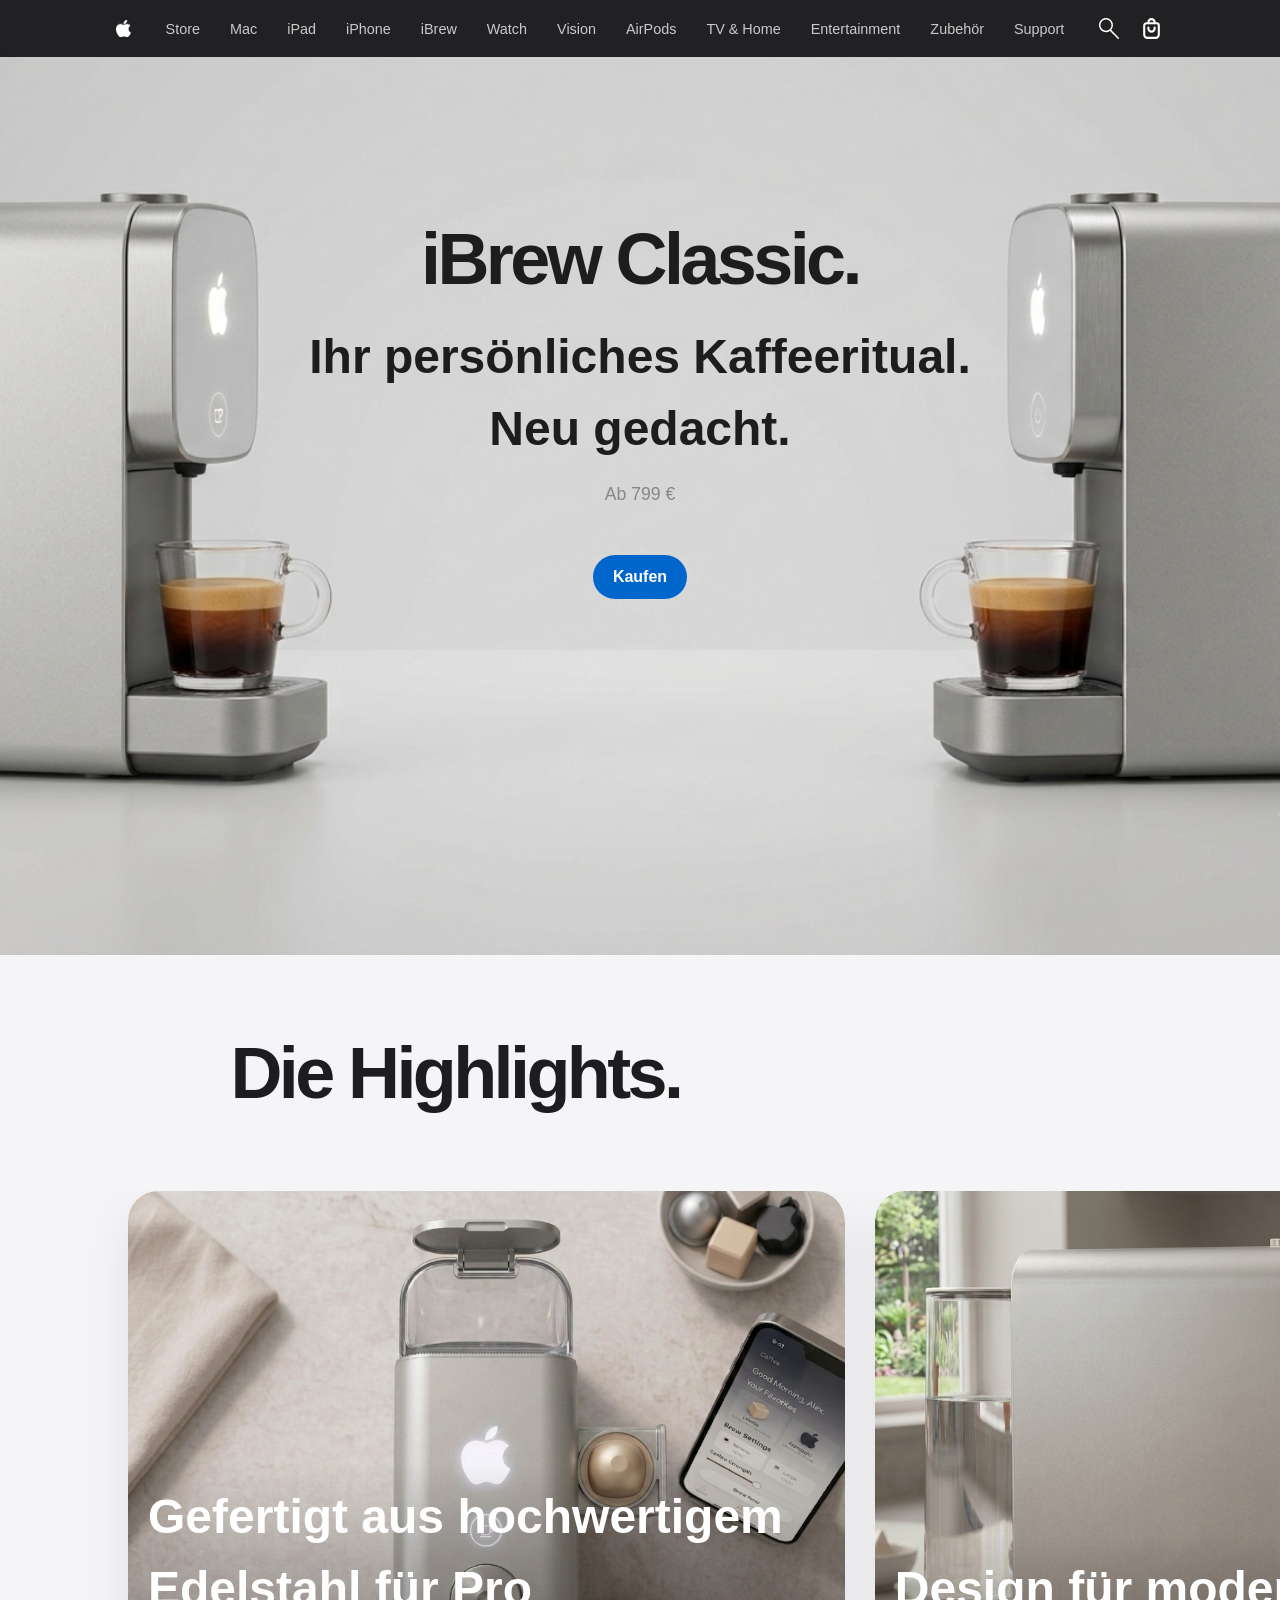
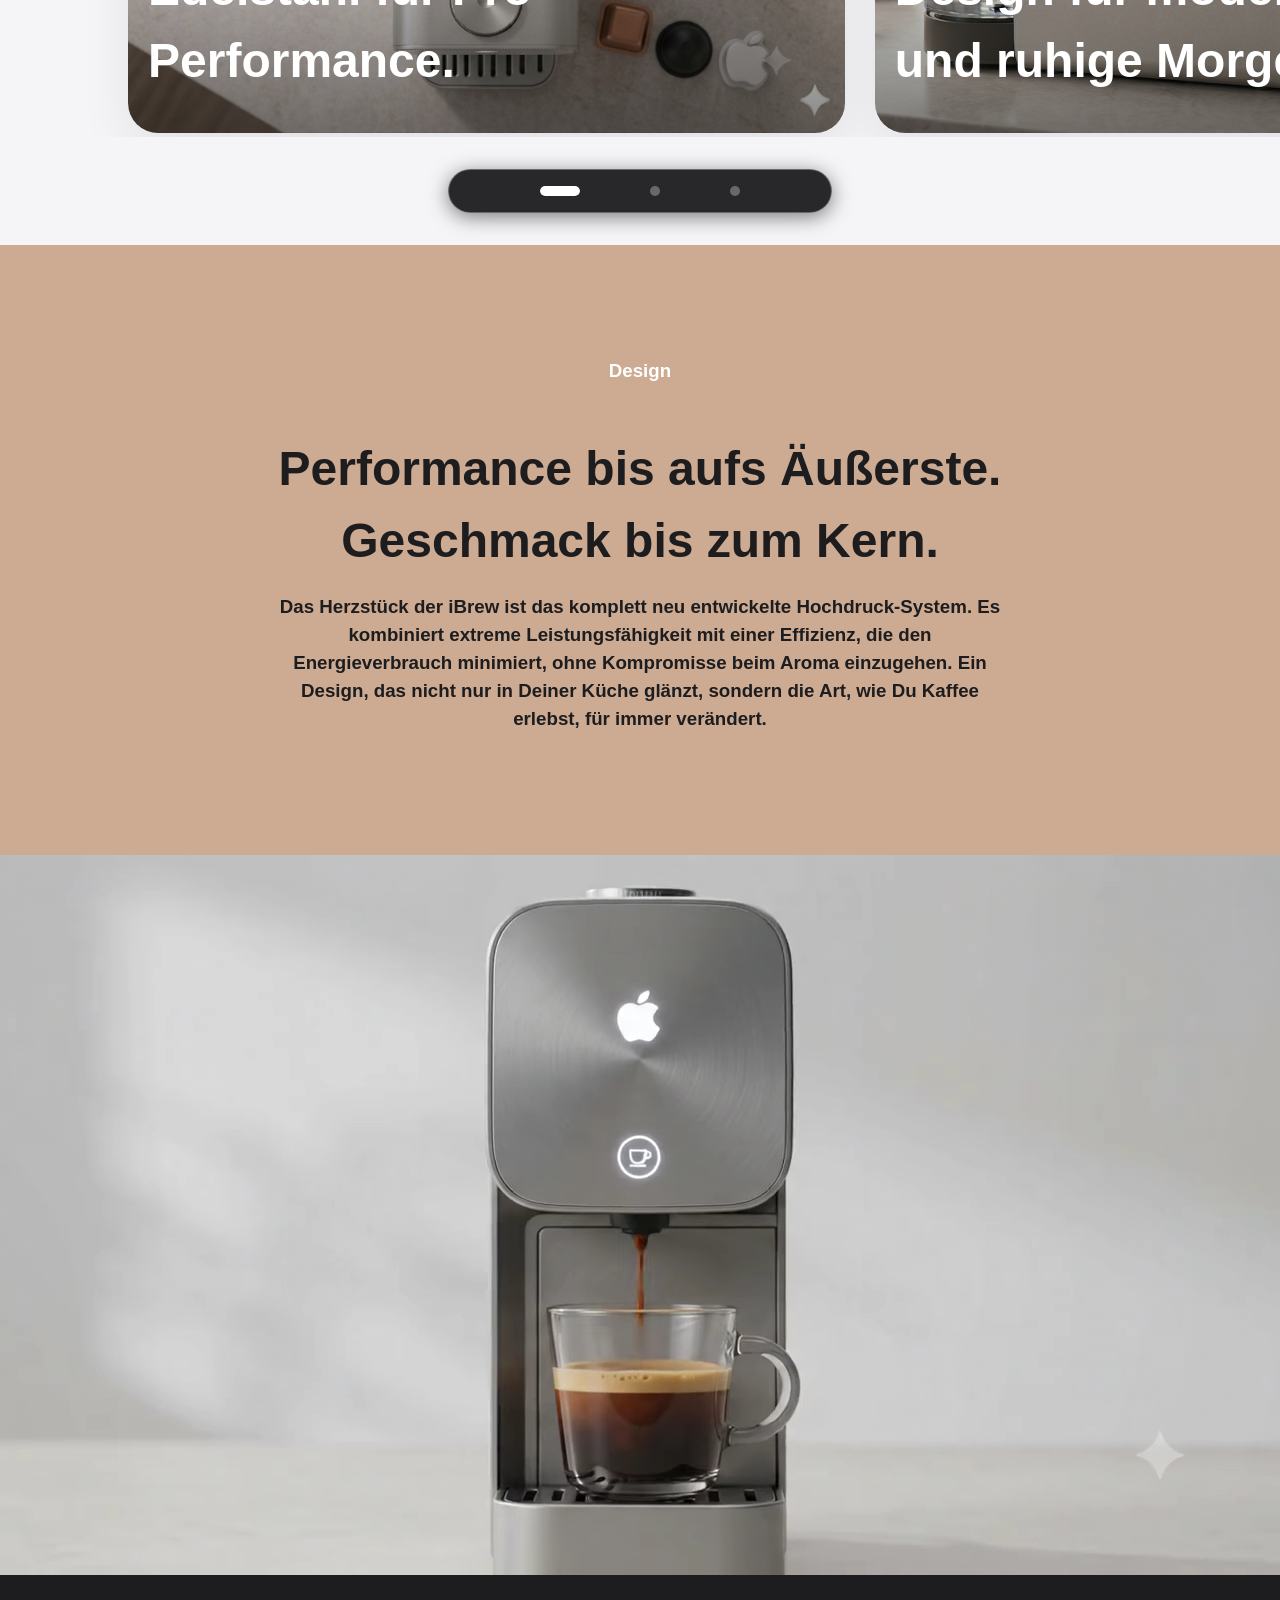
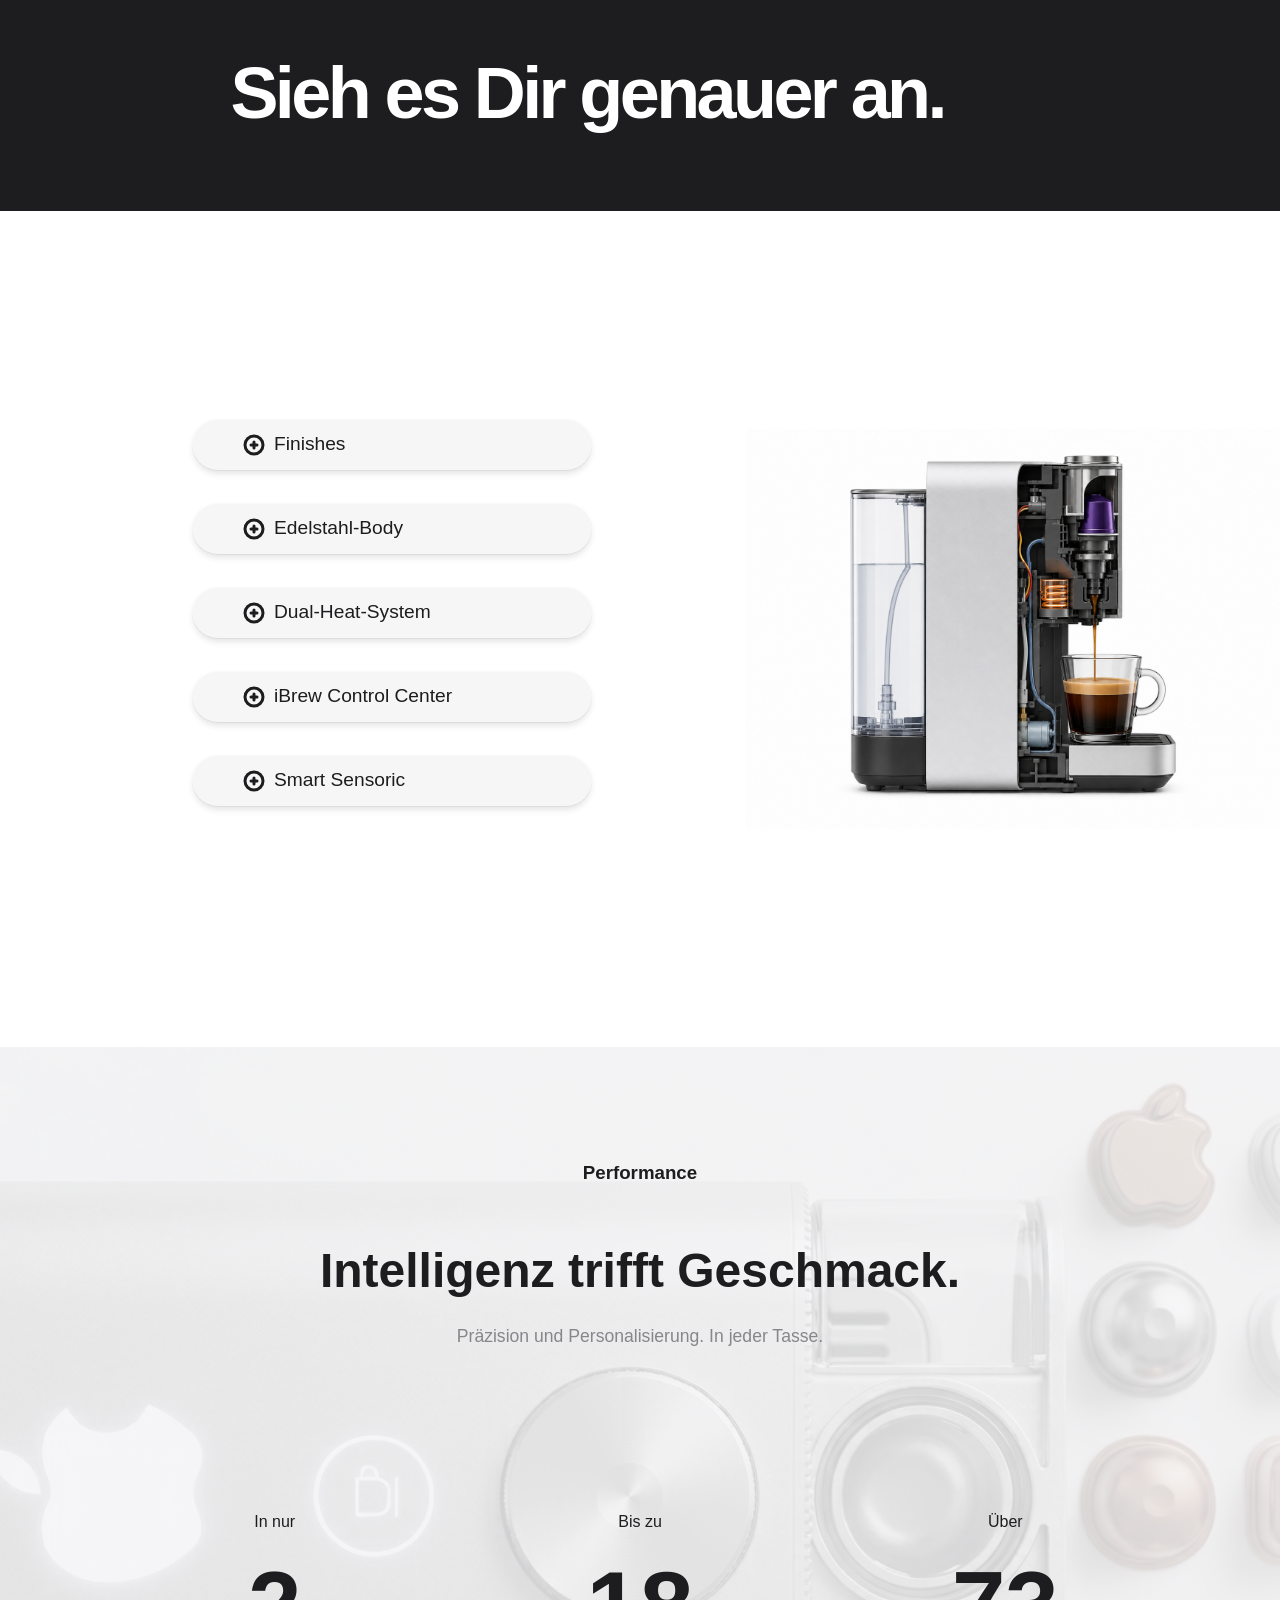
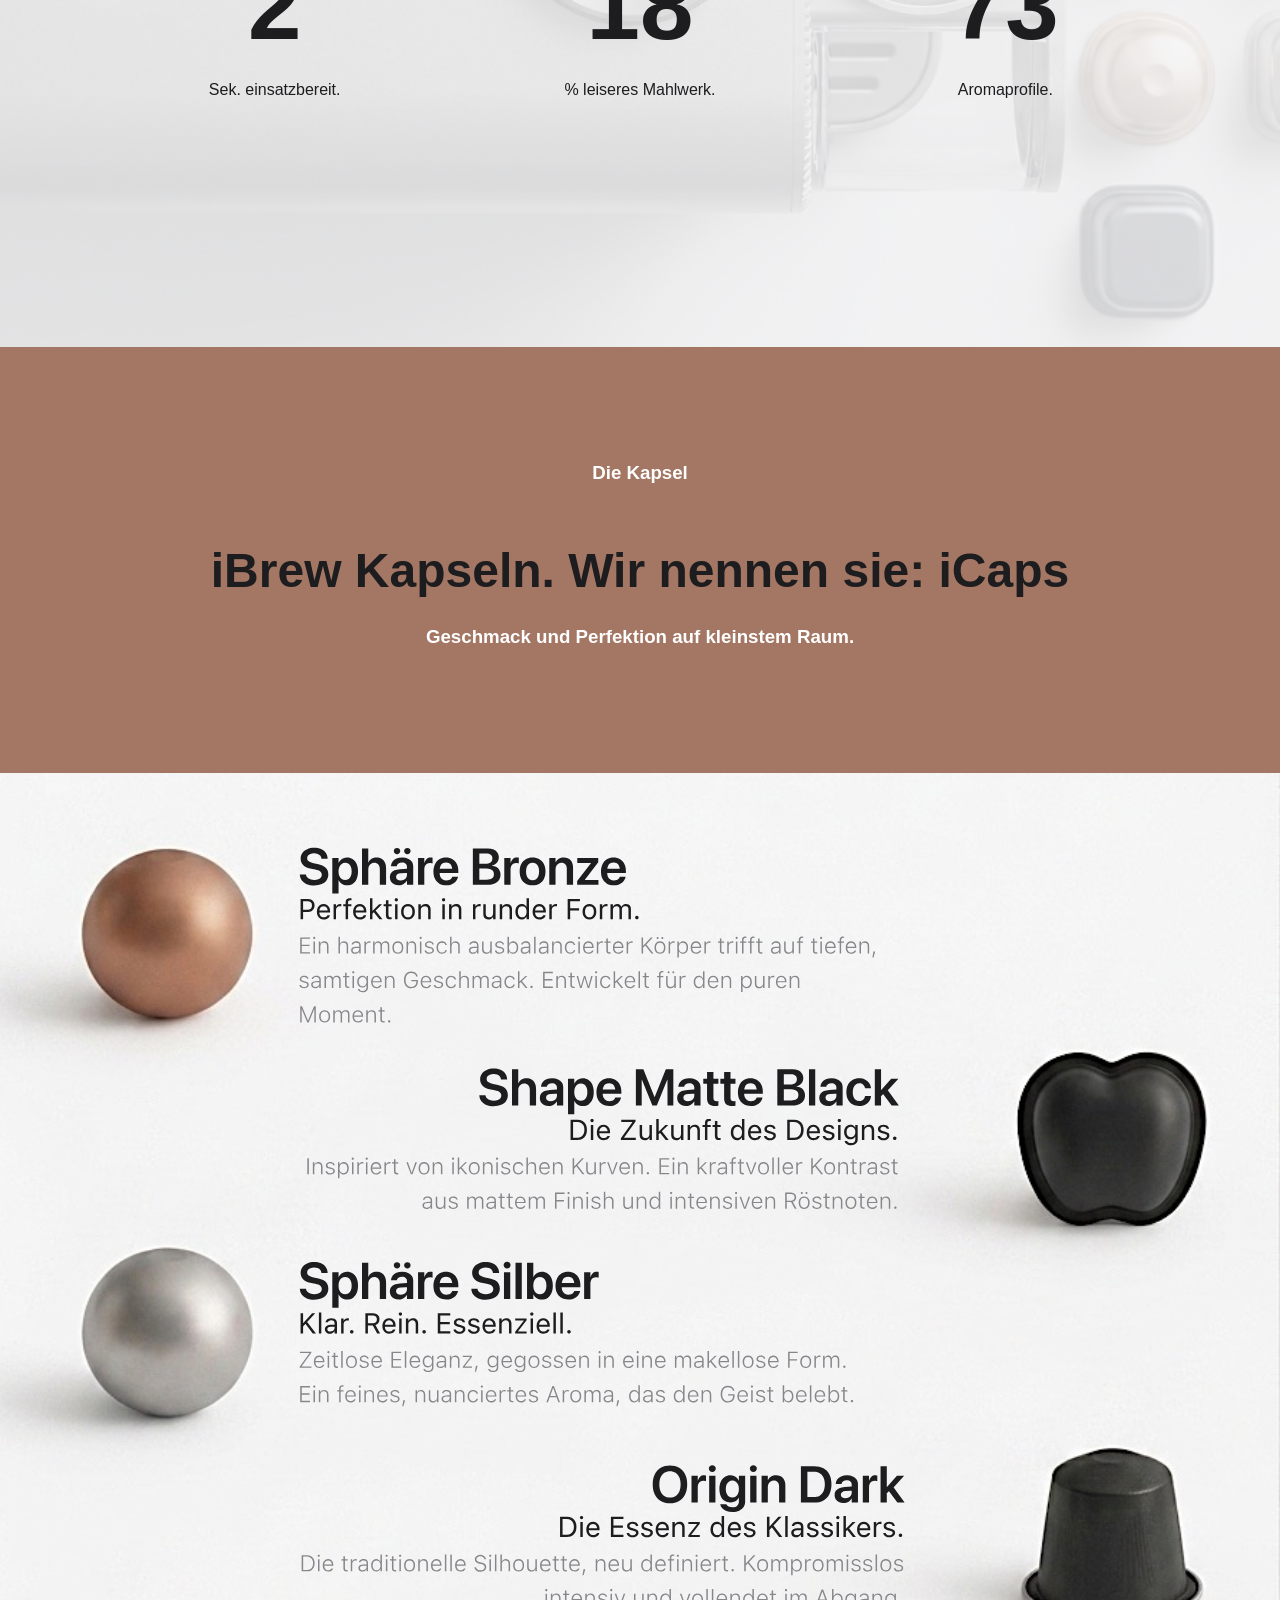
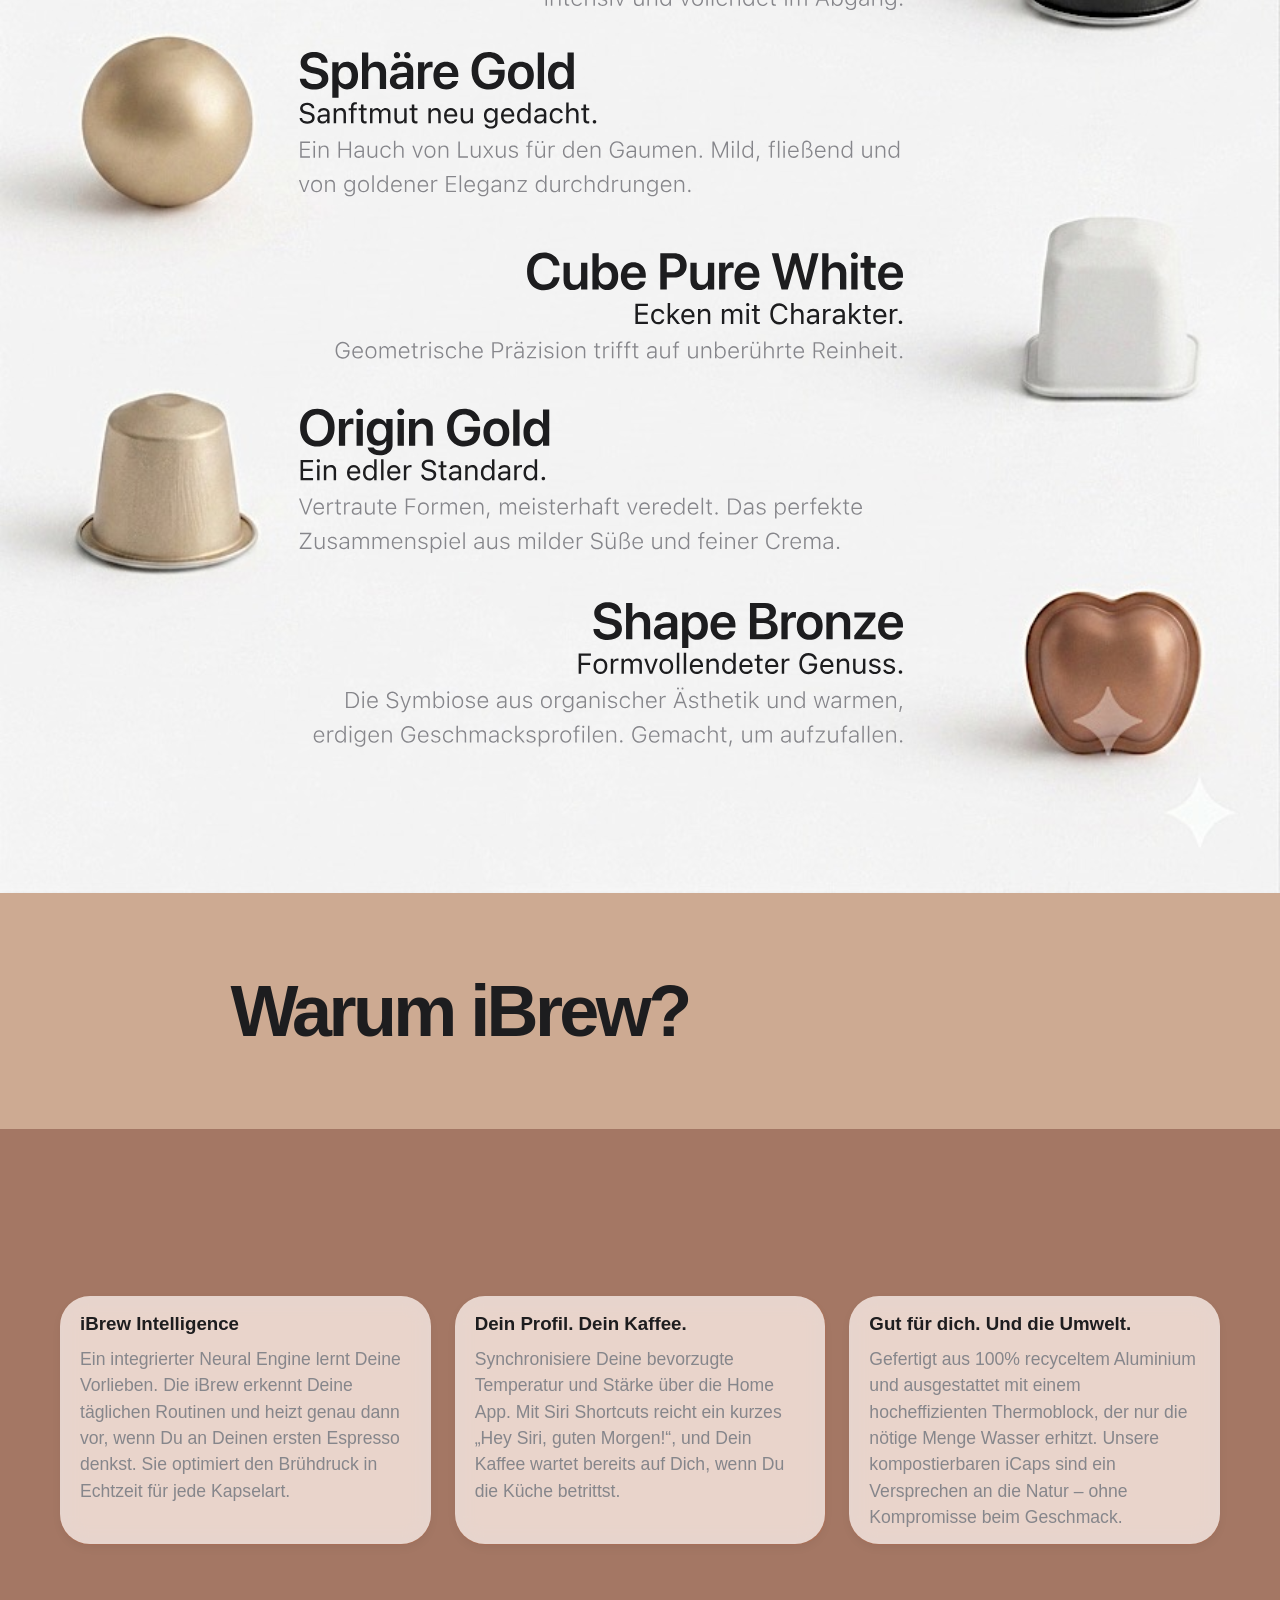
<file: index.html>
<!DOCTYPE html>
<html lang="de">

<head>
    <meta charset="utf-8" />
    <meta name="viewport" content="width=device-width, initial-scale=1.0" />
    <title>iBrew Classic</title>
    <link rel="stylesheet" href="main.css" />
    <script src="main.js" defer></script>
</head>

<body>
    <header>
        <nav class="navbar nav-icons-right">
            <div>
                <a href="#"><img src="Bilder/Apple_logo_white_small.png" alt="Apple" title="Apple" class="logo"></a>
            </div>

            <ul class="nav-links">
                <li><a href="#">Store</a></li>
                <li><a href="#">Mac</a></li>
                <li><a href="#">iPad</a></li>
                <li><a href="#">iPhone</a></li>
                <li><a href="#">iBrew</a></li>
                <li><a href="#">Watch</a></li>
                <li><a href="#">Vision</a></li>
                <li><a href="#">AirPods</a></li>
                <li><a href="#">TV & Home</a></li>
                <li><a href="#">Entertainment</a></li>
                <li><a href="#">Zubehör</a></li>
                <li><a href="#">Support</a></li>
            </ul>

            <div class="nav-icons-right">
                <a href="#"><img src="Bilder/lupe.svg" alt="Search" title="Search" class="search"></a>
                <a href="#"><img src="Bilder/bag.svg" alt="Account" title="Account" class="bag"></a>
            </div>

            <div class="burger" id="burger-menu">
                <div class="line1"></div>
                <div class="line2"></div>
                <div class="line3"></div>
            </div>
        </nav>
    </header>

    <main>
        <section class="hero fade-in">
            <div class="hero-content">
                <h1>iBrew Classic.</h1>
                <h2>Ihr persönliches Kaffeeritual.<br>Neu gedacht.</h2>
                <p>Ab 799 €</p>
                <a href="#kaufen" class="btn">Kaufen</a>
            </div>
        </section>

        <!--DIE HIGHLIGHTS-->
        <section class="fade-in">
            <h1 class="space_left">Die Highlights.</h1>

            <div class="carousel-shell">
                <div class="carousel" tabindex="0" aria-label="Highlights Galerie">
                    <article class="card card-image active" data-slide>
                        <img src="Bilder/von oben vertikal.png" alt="Oben-Ansicht der Maschine und Zubehör" />
                        <div class="card-overlay">
                            <h2 class="h2_carousel">Gefertigt aus hochwertigem Edelstahl für Pro Performance.</h2>
                        </div>
                    </article>

                    <article class="card card-image active" data-slide>
                        <img src="Bilder/side.png" alt="iBrew in einer stilvollen Küche" />
                        <div class="card-overlay">
                            <h2 class="h2_carousel">Design für moderne Räume und ruhige Morgenmomente.</h2>
                        </div>
                    </article>

                    <article class="card card-image active" data-slide>
                        <img src="Bilder/app.png" alt="Detailansicht der Bedienelemente und App" />
                        <div class="card-overlay">
                            <h2 class="h2_carousel">App-Steuerung, Profile und präzise Temperaturwahl.</h2>
                        </div>
                    </article>
                </div>
            </div>

            <div class="dots" aria-label="Carousel Navigation">
                <button class="dot active" type="button" aria-label="Slide 1"></button>
                <button class="dot" type="button" aria-label="Slide 2"></button>
                <button class="dot" type="button" aria-label="Slide 3"></button>
            </div>
        </section>

        <section class="section-padding creme fade-in">
            <div class="container">
                <h3 class="miniheader_light">Design</h3>
                <h2>Performance bis aufs Äußerste. <br>Geschmack bis zum Kern.</h2>
                <h3 class="space_left_right_bottom">Das Herzstück der iBrew ist das komplett neu entwickelte
                    Hochdruck-System.
                    Es
                    kombiniert extreme Leistungsfähigkeit mit einer Effizienz, die den Energieverbrauch minimiert, ohne
                    Kompromisse beim Aroma einzugehen. Ein Design, das nicht nur in Deiner Küche glänzt, sondern die
                    Art, wie Du Kaffee erlebst, für immer verändert.</h3>
            </div>
        </section>

        <!-- <section class="side fade-in"> 
            <img src="Bilder/side.png" alt="Seitenansicht iBrew" title="Seitenansicht iBrew">
        </section> -->

        <video autoplay loop muted playsinline class="hero-video fade-in">
            <source src="Bilder/classic_video.mp4" type="video/mp4" loading="lazy">
            <source src="Bilder/classic_video.webm" type="video/webm" loading="lazy"> Ihr Browser unterstützt das Video-Tag nicht.
        </video>

        <section>
            <h1 class="space_left closer_look fade-in">Sieh es Dir genauer an.</h1>
        </section>

        <section class="flex-spalten fade-in">
            <div class="spalte-links">
                <div class="feature-item">
                    <button class="btn-large btn-links icon-button">
                        <svg xmlns="http://www.w3.org/2000/svg" fill="none" viewBox="0 0 24 24" stroke-width="3"
                            stroke="currentColor" class="size-6">
                            <path stroke-linecap="round" stroke-linejoin="round"
                                d="M12 9v6m3-3H9m12 0a9 9 0 1 1-18 0 9 9 0 0 1 18 0Z" />
                        </svg>
                        Finishes
                    </button>
                    <div class="feature-text">
                        <p>Erhältlich in Space Schwarz, Silber und edlem Creme-Gold. Die PVD-Beschichtung
                            sorgt für eine kratzfeste, matte Oberfläche.</p>
                    </div>
                </div>

                <div class="feature-item">
                    <button class="btn-large btn-links icon-button">
                        <svg xmlns="http://www.w3.org/2000/svg" fill="none" viewBox="0 0 24 24" stroke-width="3"
                            stroke="currentColor" class="size-6">
                            <path stroke-linecap="round" stroke-linejoin="round"
                                d="M12 9v6m3-3H9m12 0a9 9 0 1 1-18 0 9 9 0 0 1 18 0Z" />
                        </svg>
                        Edelstahl-Body
                    </button>
                    <div class="feature-text">
                        <p>Ein massives, präzisionsgefrästes Gehäuse aus chirurgischem Aluminium schützt das Innere und
                            verleiht der Maschine ein zeitloses Gewicht.</p>
                    </div>
                </div>

                <div class="feature-item">
                    <button class="btn-large btn-links icon-button">
                        <svg xmlns="http://www.w3.org/2000/svg" fill="none" viewBox="0 0 24 24" stroke-width="3"
                            stroke="currentColor" class="size-6">
                            <path stroke-linecap="round" stroke-linejoin="round"
                                d="M12 9v6m3-3H9m12 0a9 9 0 1 1-18 0 9 9 0 0 1 18 0Z" />
                        </svg>
                        Dual-Heat-System
                    </button>
                    <div class="feature-text">
                        <p>Zwei getrennte Thermoblöcke heizen Wasser für Kaffee und Dampf parallel auf. Perfekte
                            Temperaturen ohne Wartezeit zwischen den Tassen.</p>
                    </div>
                </div>

                <div class="feature-item">
                    <button class="btn-large btn-links icon-button">
                        <svg xmlns="http://www.w3.org/2000/svg" fill="none" viewBox="0 0 24 24" stroke-width="3"
                            stroke="currentColor" class="size-6">
                            <path stroke-linecap="round" stroke-linejoin="round"
                                d="M12 9v6m3-3H9m12 0a9 9 0 1 1-18 0 9 9 0 0 1 18 0Z" />
                        </svg>
                        iBrew Control Center
                    </button>
                    <div class="feature-text">
                        <p>Das hochauflösende Touch-Display an der Front zeigt den exakten Brühfortschritt,
                            Fehlermeldungen und Reinigungshinweise an.</p>
                    </div>
                </div>

                <div class="feature-item">
                    <button class="btn-large btn-links icon-button">
                        <svg xmlns="http://www.w3.org/2000/svg" fill="none" viewBox="0 0 24 24" stroke-width="3"
                            stroke="currentColor" class="size-6">
                            <path stroke-linecap="round" stroke-linejoin="round"
                                d="M12 9v6m3-3H9m12 0a9 9 0 1 1-18 0 9 9 0 0 1 18 0Z" />
                        </svg>
                        Smart Sensoric
                    </button>
                    <div class="feature-text">
                        <p>Infrarotsensoren erkennen die Tassengröße und stoppen den Bezug automatisch, um ein
                            Überlaufen deines Espressos zu verhindern.</p>
                    </div>
                </div>
            </div>
            <div class="spalte-rechts">
                <img src="Bilder/Querschnitt silber.png" alt="Querschnitt iBrew Silber"
                    title="Querschnitt iBrew Silber" loading="lazy">
            </div>
        </section>

        <section class="stats section-padding fade-in">
            <div class="container">
                <h3 class="miniheader_dark">Performance</h3>
                <h2>Intelligenz trifft Geschmack.</h2>
                <p>Präzision und Personalisierung. In jeder Tasse.</p>
                <div class="stats-grid">
                    <div class="stat-item">
                        <span>In nur</span>
                        <span class="number counter" data-target="6" data-speed="3000">0</span>
                        <span>Sek. einsatzbereit.</span>
                    </div>
                    <div class="stat-item">
                        <span>Bis zu</span>
                        <span class="number counter" data-target="50" data-speed="3000">0</span>
                        <span>% leiseres Mahlwerk.</span>
                    </div>
                    <div class="stat-item">
                        <span>Über</span>
                        <span class="number counter" data-target="200" data-speed="3000">0</span>
                        <span>Aromaprofile.</span>
                    </div>
                </div>
            </div>
        </section>

        <section class="section-padding fade-in icaps">
            <div class="container">
                <h3 class="miniheader_light">Die Kapsel</h3>
                <h2>iBrew Kapseln. Wir nennen sie: iCaps</h2>
                <h3 class="caption_light">Geschmack und Perfektion auf kleinstem Raum.</h3>
            </div>
        </section>

        <!--Ändert das Bild beim Übergang von Mobile zu Tablet-->
        <section class="side fade-in icaps-container">
            <picture>
                <source srcset="Bilder/Kapsel_mobile.svg" media="(max-width: 767px)">

                <source srcset="Bilder/Kapseln.svg" media="(min-width: 768px)">

                <img src="Bilder/Kapseln.svg" alt="iBrew iCaps Kapselübersicht" title="iBrew iCaps Kapselübersicht"
                    loading="lazy">
            </picture>
        </section>

        <section class="fade-in">
            <h1 class="space_left fade-in creme">Warum iBrew?</h1>
        </section>

        <section class="section-padding dark_creme fade-in space_top_bottom">
            <div class="container features-grid ">

                <div class="feature-card">
                    <h3>iBrew Intelligence</h3>
                    <p>Ein integrierter Neural Engine lernt Deine Vorlieben. Die iBrew erkennt Deine täglichen Routinen
                        und heizt genau dann vor, wenn Du an Deinen ersten Espresso denkst. Sie optimiert den Brühdruck
                        in Echtzeit für jede Kapselart.</p>
                </div>

                <div class="feature-card">
                    <h3>Dein Profil. Dein Kaffee.</h3>
                    <p>Synchronisiere Deine bevorzugte Temperatur und Stärke über die Home App. Mit Siri Shortcuts
                        reicht ein kurzes „Hey Siri, guten Morgen!“, und Dein Kaffee wartet bereits auf Dich, wenn Du
                        die Küche betrittst.</p>
                </div>

                <div class="feature-card">
                    <h3>Gut für dich. Und die Umwelt.</h3>
                    <p>Gefertigt aus 100% recyceltem Aluminium und ausgestattet mit einem hocheffizienten Thermoblock,
                        der nur die nötige Menge Wasser erhitzt. Unsere kompostierbaren iCaps sind ein Versprechen an
                        die Natur – ohne Kompromisse beim Geschmack.</p>
                </div>

            </div>
        </section>

        <section class="fade-in container section-padding" id="kaufen">
            <h2>Dein Morgenritual. Perfektioniert.</h2>
            <button class="btn btn-large">Kaufen</button>
        </section>

        <!--Modelle vorstellen:-->
        <section class="fade-in container section-padding id-comparison" id="modelle">
            <h2 class="section-title">Welches iBrew passt zu Ihnen?</h2>
            <p class="section-subtitle">Entdecke die perfekte Kaffeemaschine für Deinen Lebensstil.</p>

            <div class="model-teaser-grid">
                <div class="model-card">
                    <div class="model-image-placeholder bg-teaser-pro">
                        <span class="model-badge">Neu</span>
                        <h3>iBrew Pro</h3>
                        <p class="model-tagline">Für das Business.</p>
                    </div>
                    <div class="model-info">
                        <p class="model-description">
                            Maximale Leistung für produktive Tage. Mit dem Dual-Heat-System der nächsten Generation,
                            Smartphone-Steuerung und einem ultraschnellen Brühmodus, der perfekt in den Büroalltag
                            passt.
                        </p>
                        <a href="ibrew_pro.html" class="model-link">Mehr zum Pro Modell erfahren &rarr;</a>
                    </div>
                </div>

                <div class="model-card">
                    <div class="model-image-placeholder bg-teaser-family">
                        <span class="model-badge">Neu</span>
                        <h3>iBrew Family</h3>
                        <p class="model-tagline">Für die Familie.</p>
                    </div>
                    <div class="model-info">
                        <p class="model-description">
                            Ein Knopfdruck für alle. Mit intelligenten Benutzerprofilen für jedes Familienmitglied,
                            einem extragroßen XXL-Wassertank und kinderleichter One-Touch-Bedienung für
                            Kaffeespezialitäten und Kakao.
                        </p>
                        <a href="ibrew_family.html" class="model-link">Mehr zum Family Modell erfahren &rarr;</a>
                    </div>
                </div>
            </div>
        </section>
    </main>

    <footer class="fade-in">
        <div class="footer1">
            <p>Kostenlose Lieferung | Express-Service | 14 Tage Rückgaberecht</p>
        </div>
        <nav class="footer2">
            <p>Deutschland <br> Copyright © 2026 Apple Inc. Alle Rechte vorbehalten.</p>
            <ul>
                <li><a href="#">Datenschutzrichtlinie</a></li>
                <li><a href="#">Verwendung von Cookies</a></li>
                <li><a href="#">Nutzungsbedingungen</a></li>
                <li><a href="#">Verkauf und Rückerstattung</a></li>
                <li><a href="#">Rechtliche Hinweise</a></li>
                <li><a href="#">Sitemap</a></li>
            </ul>
        </nav>
    </footer>
</body>

</html>
</file>
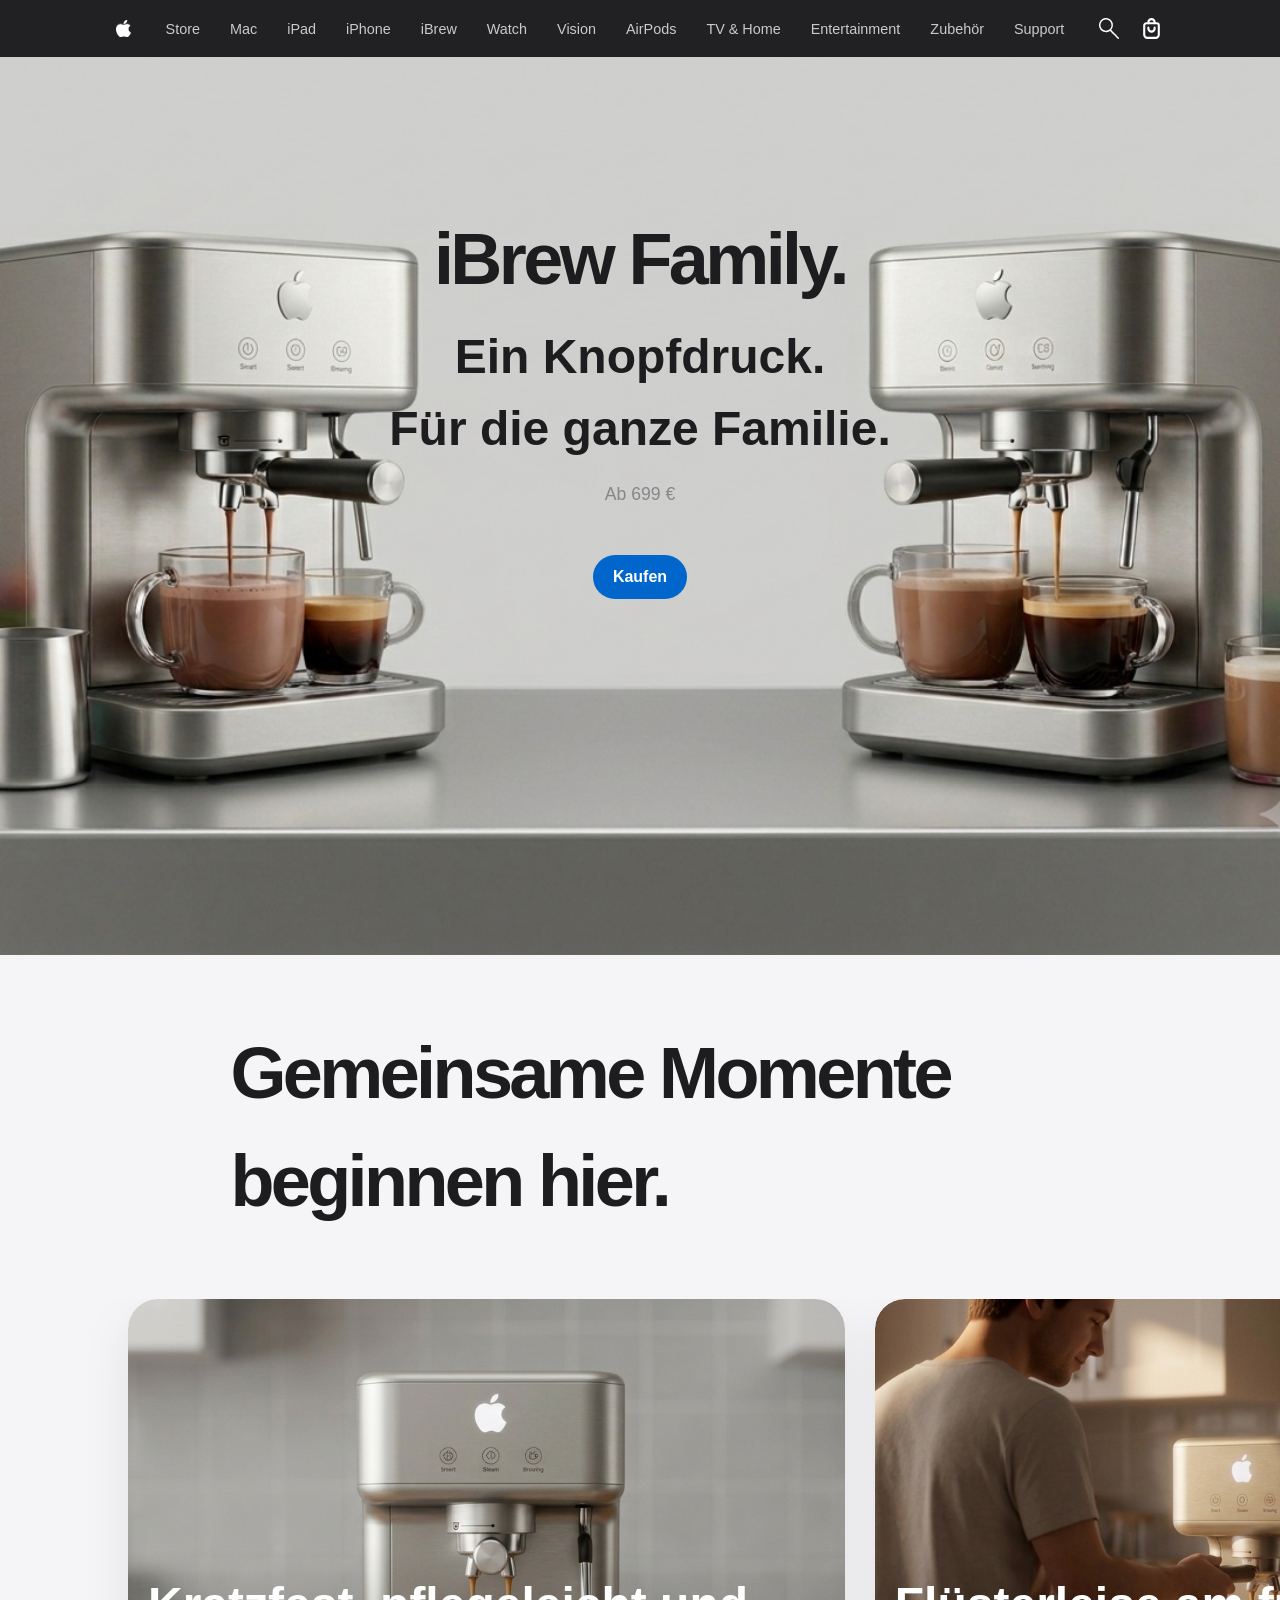
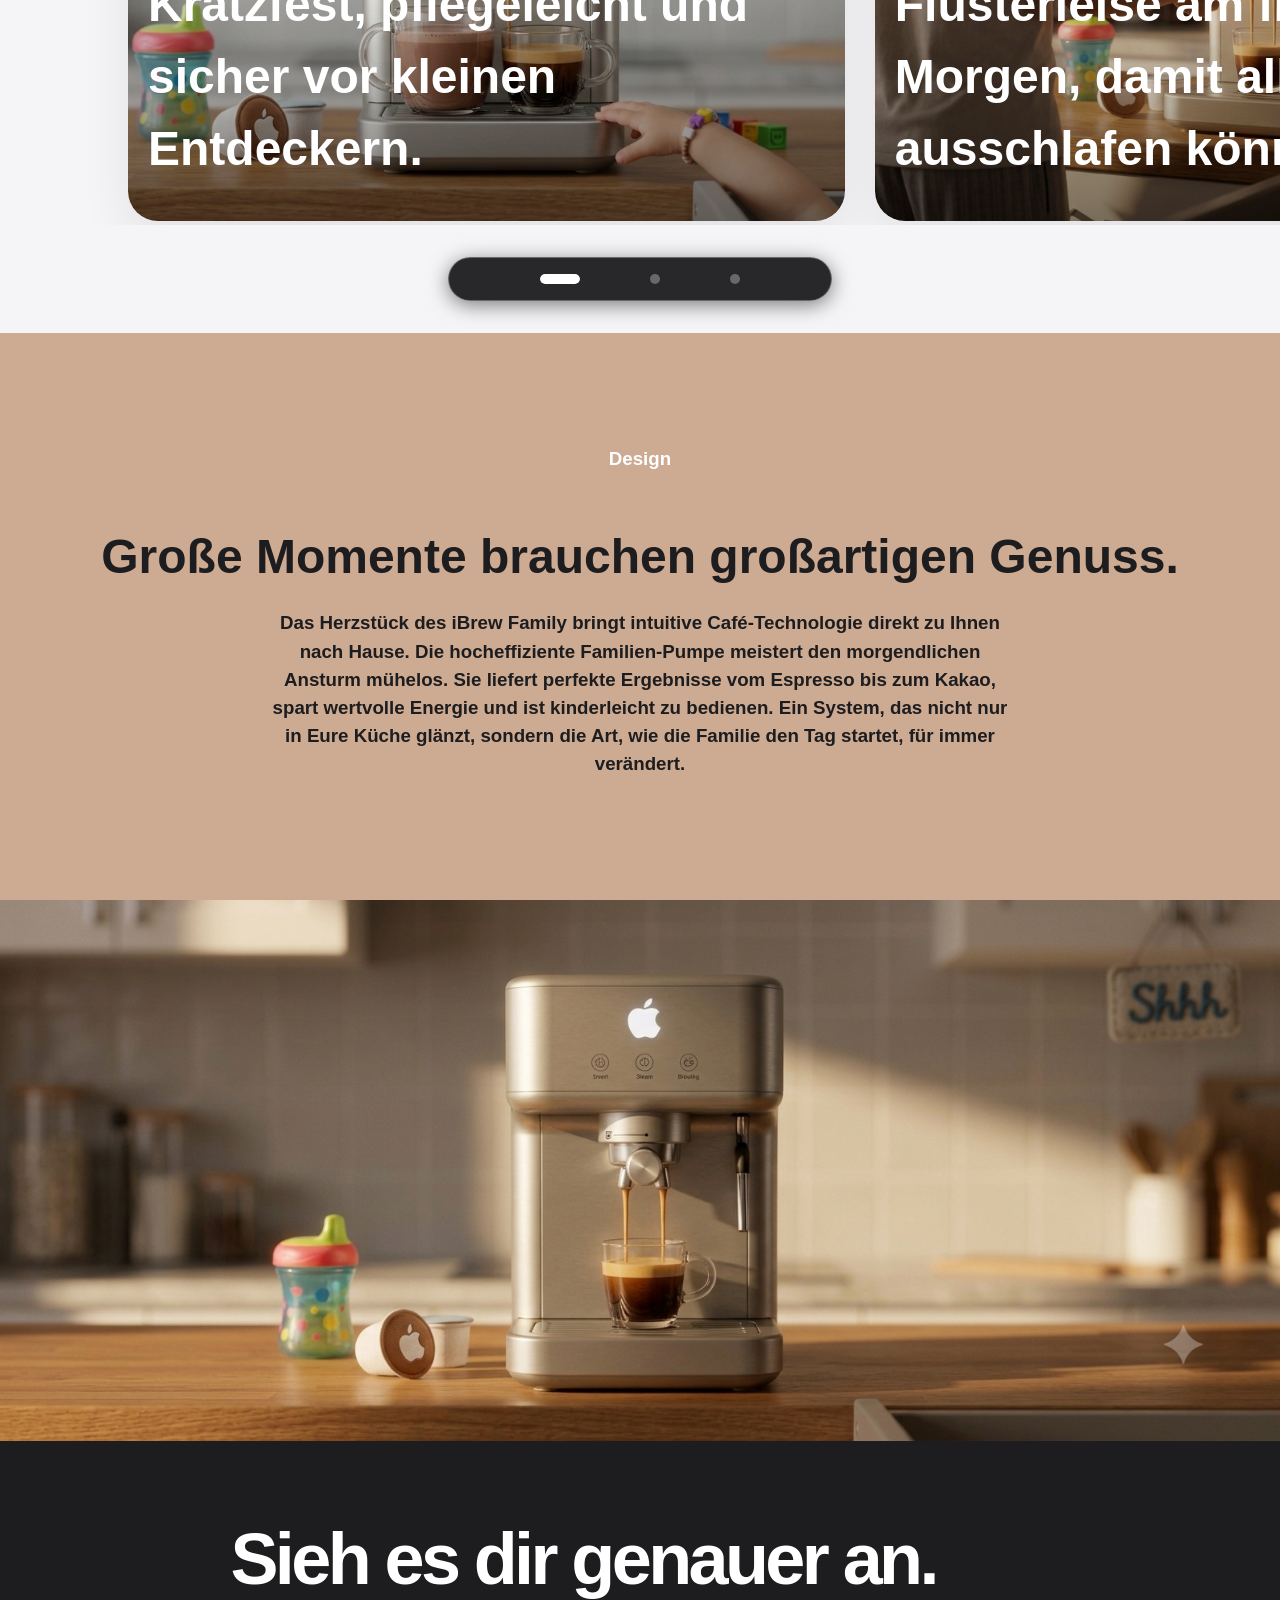
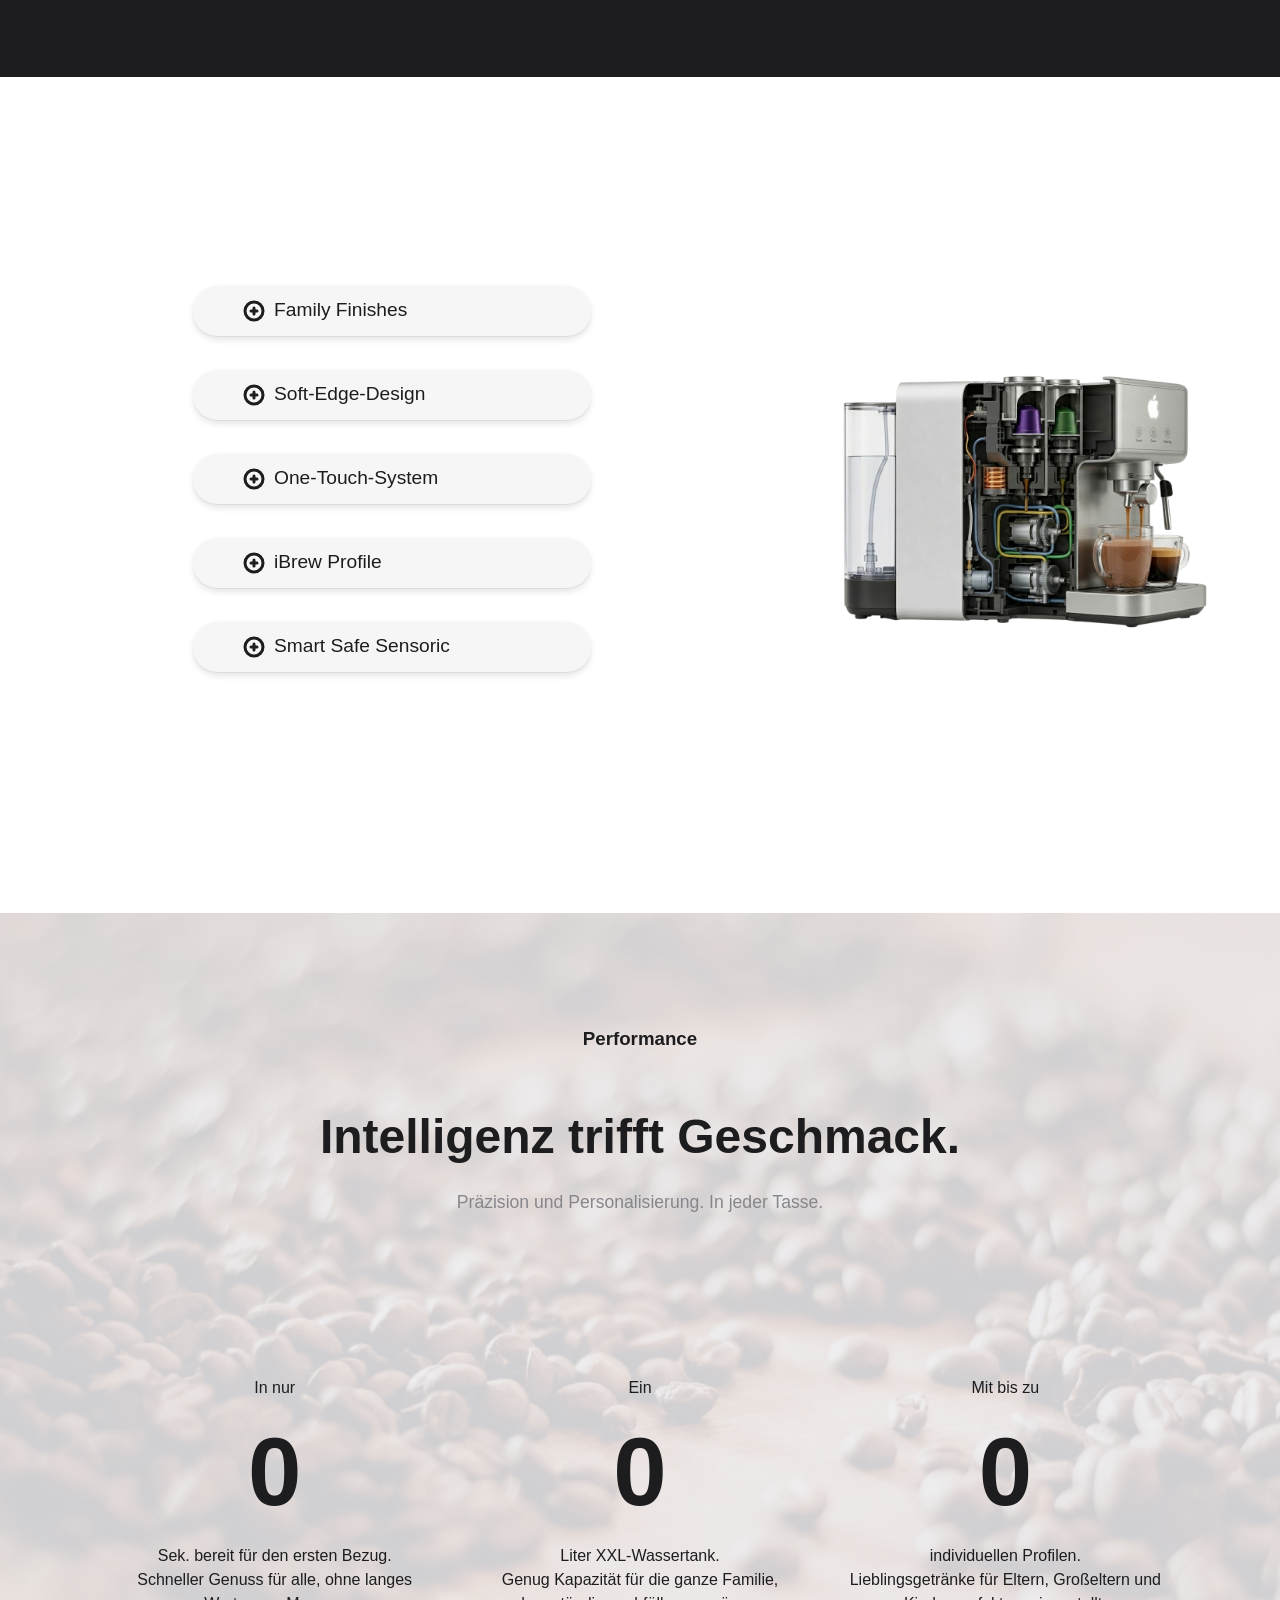
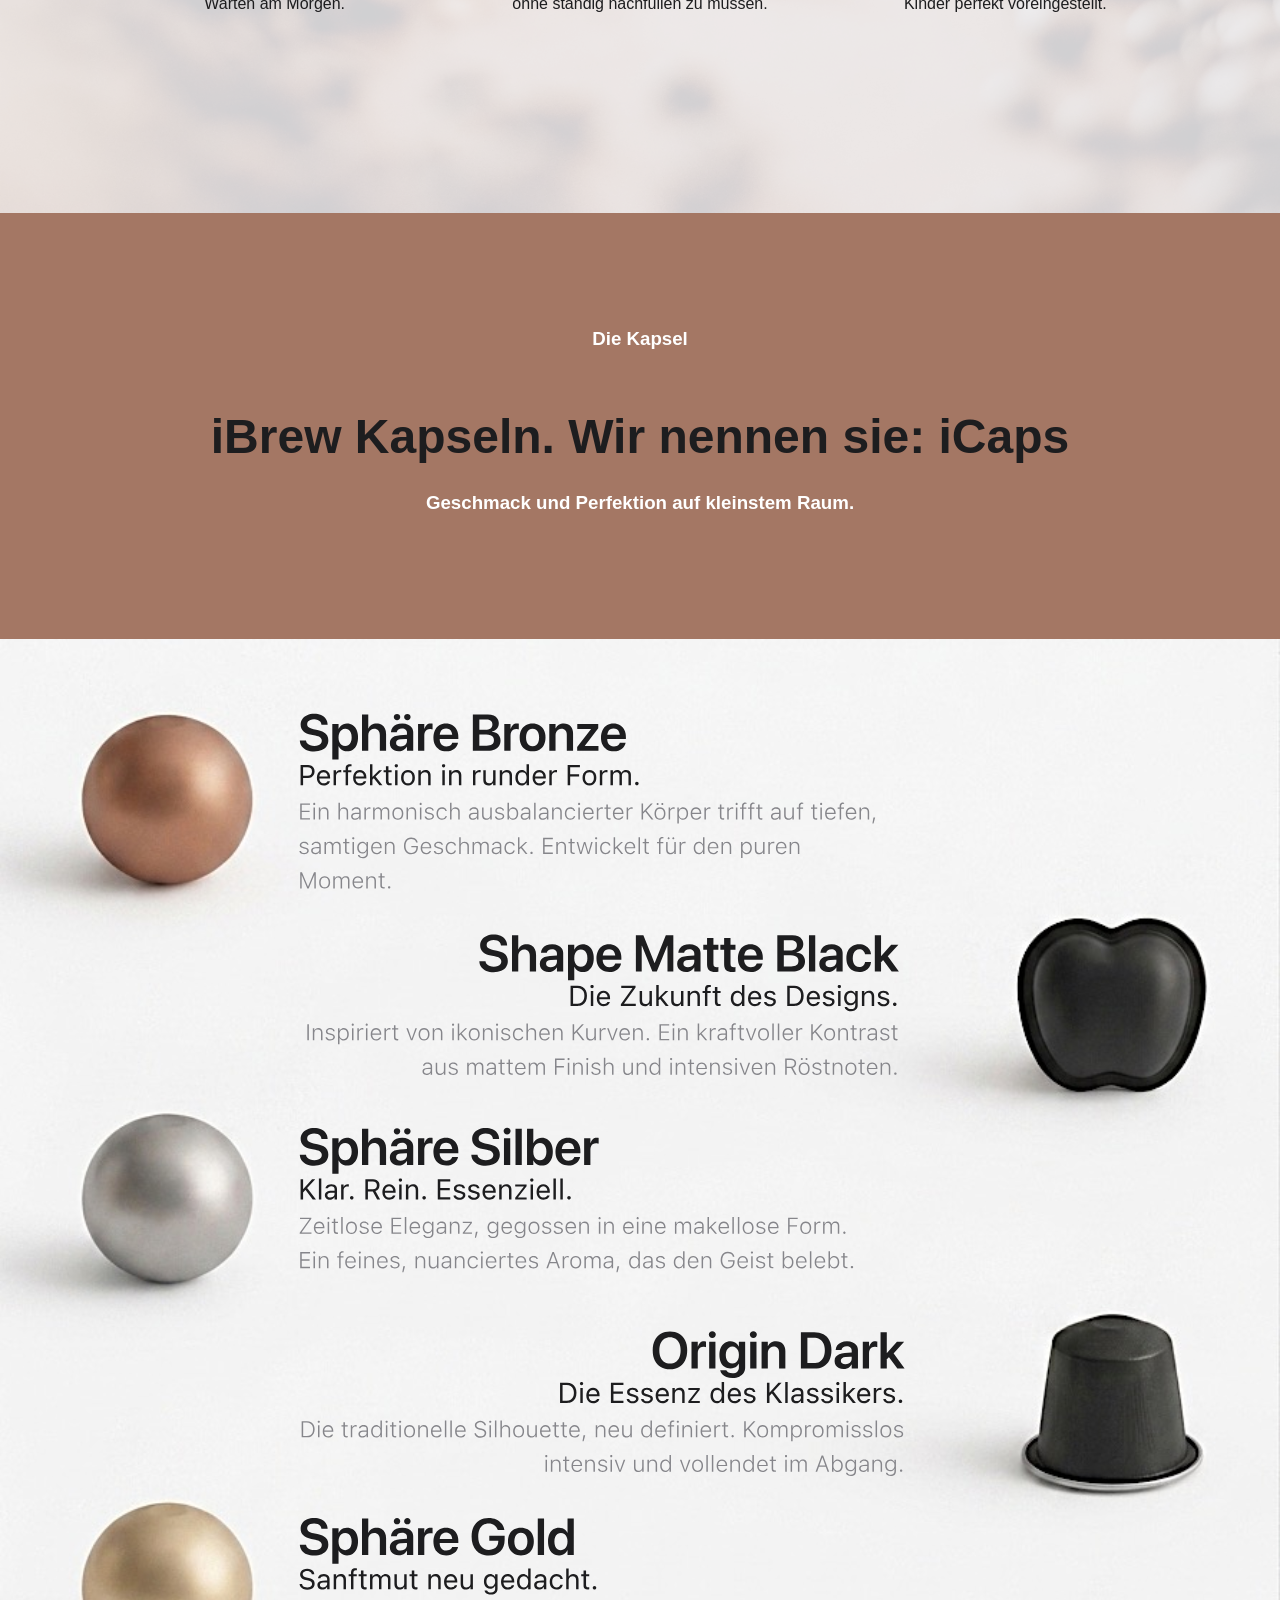
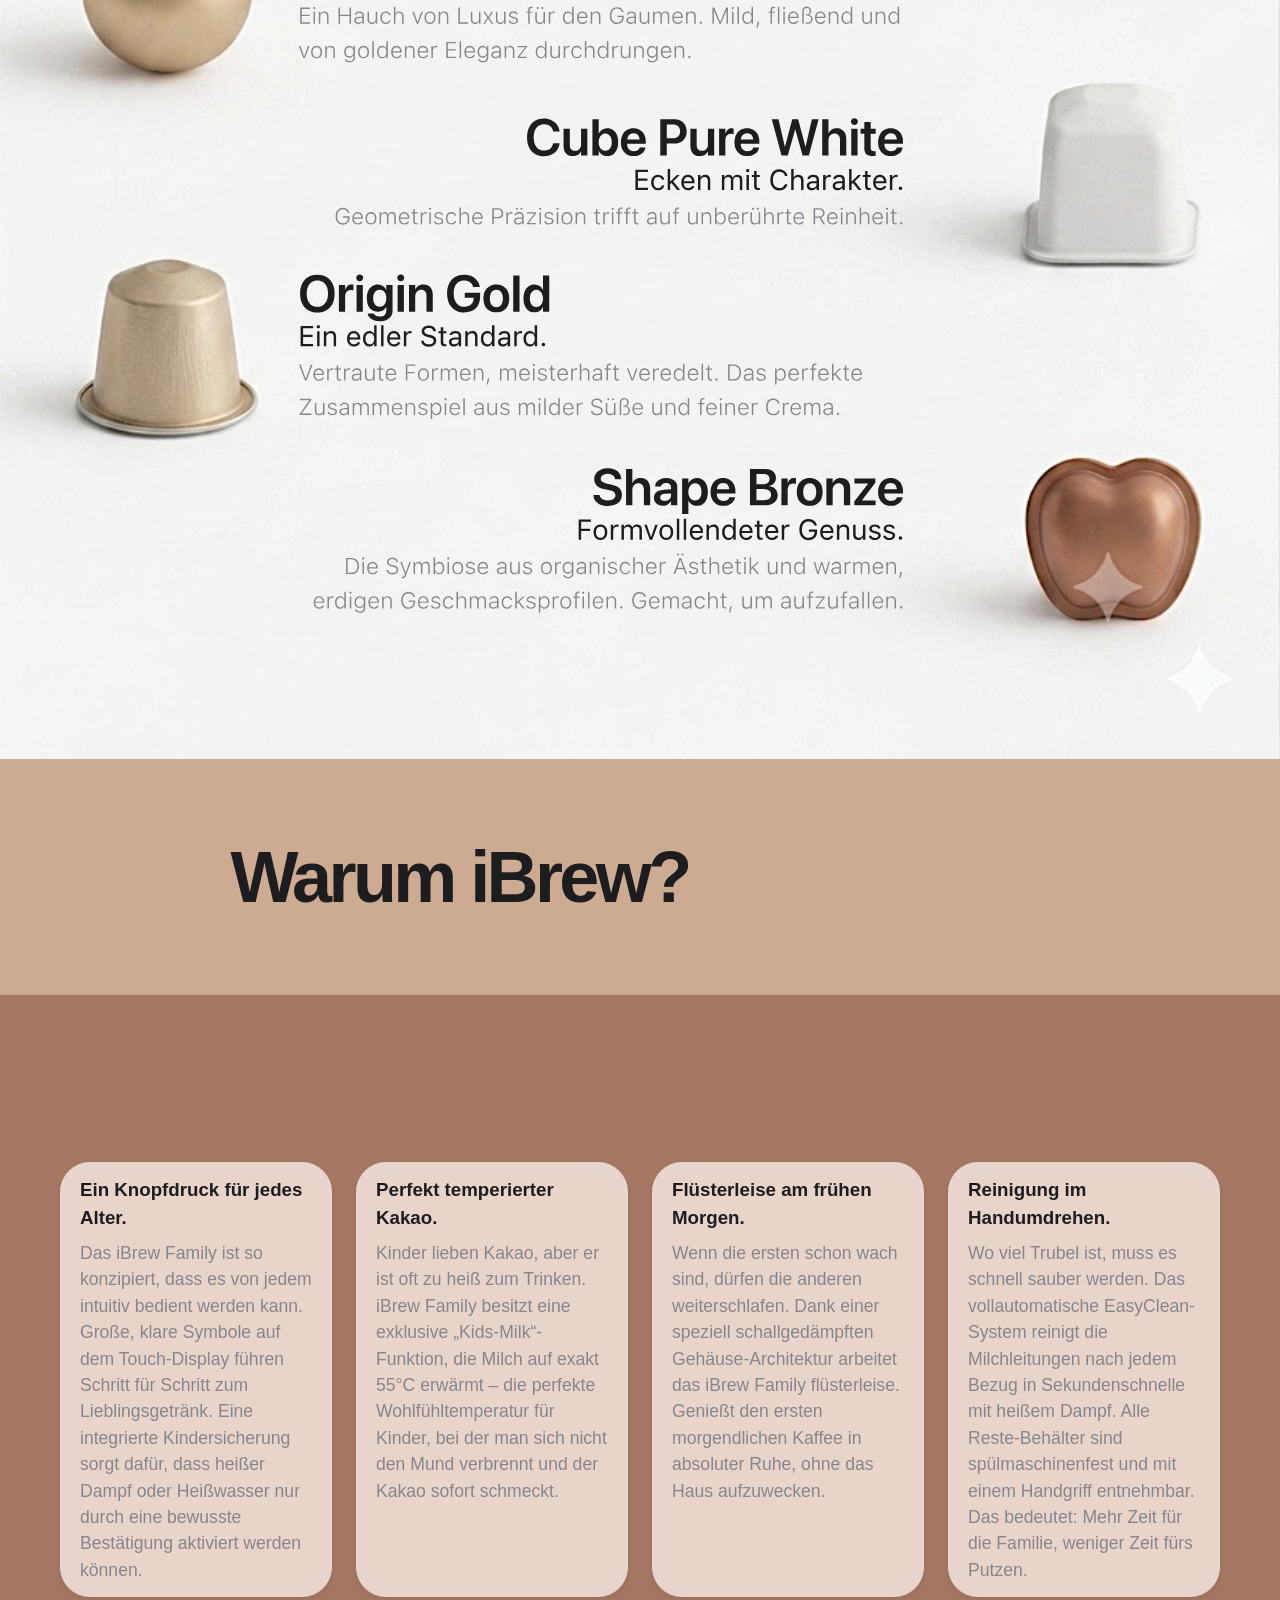
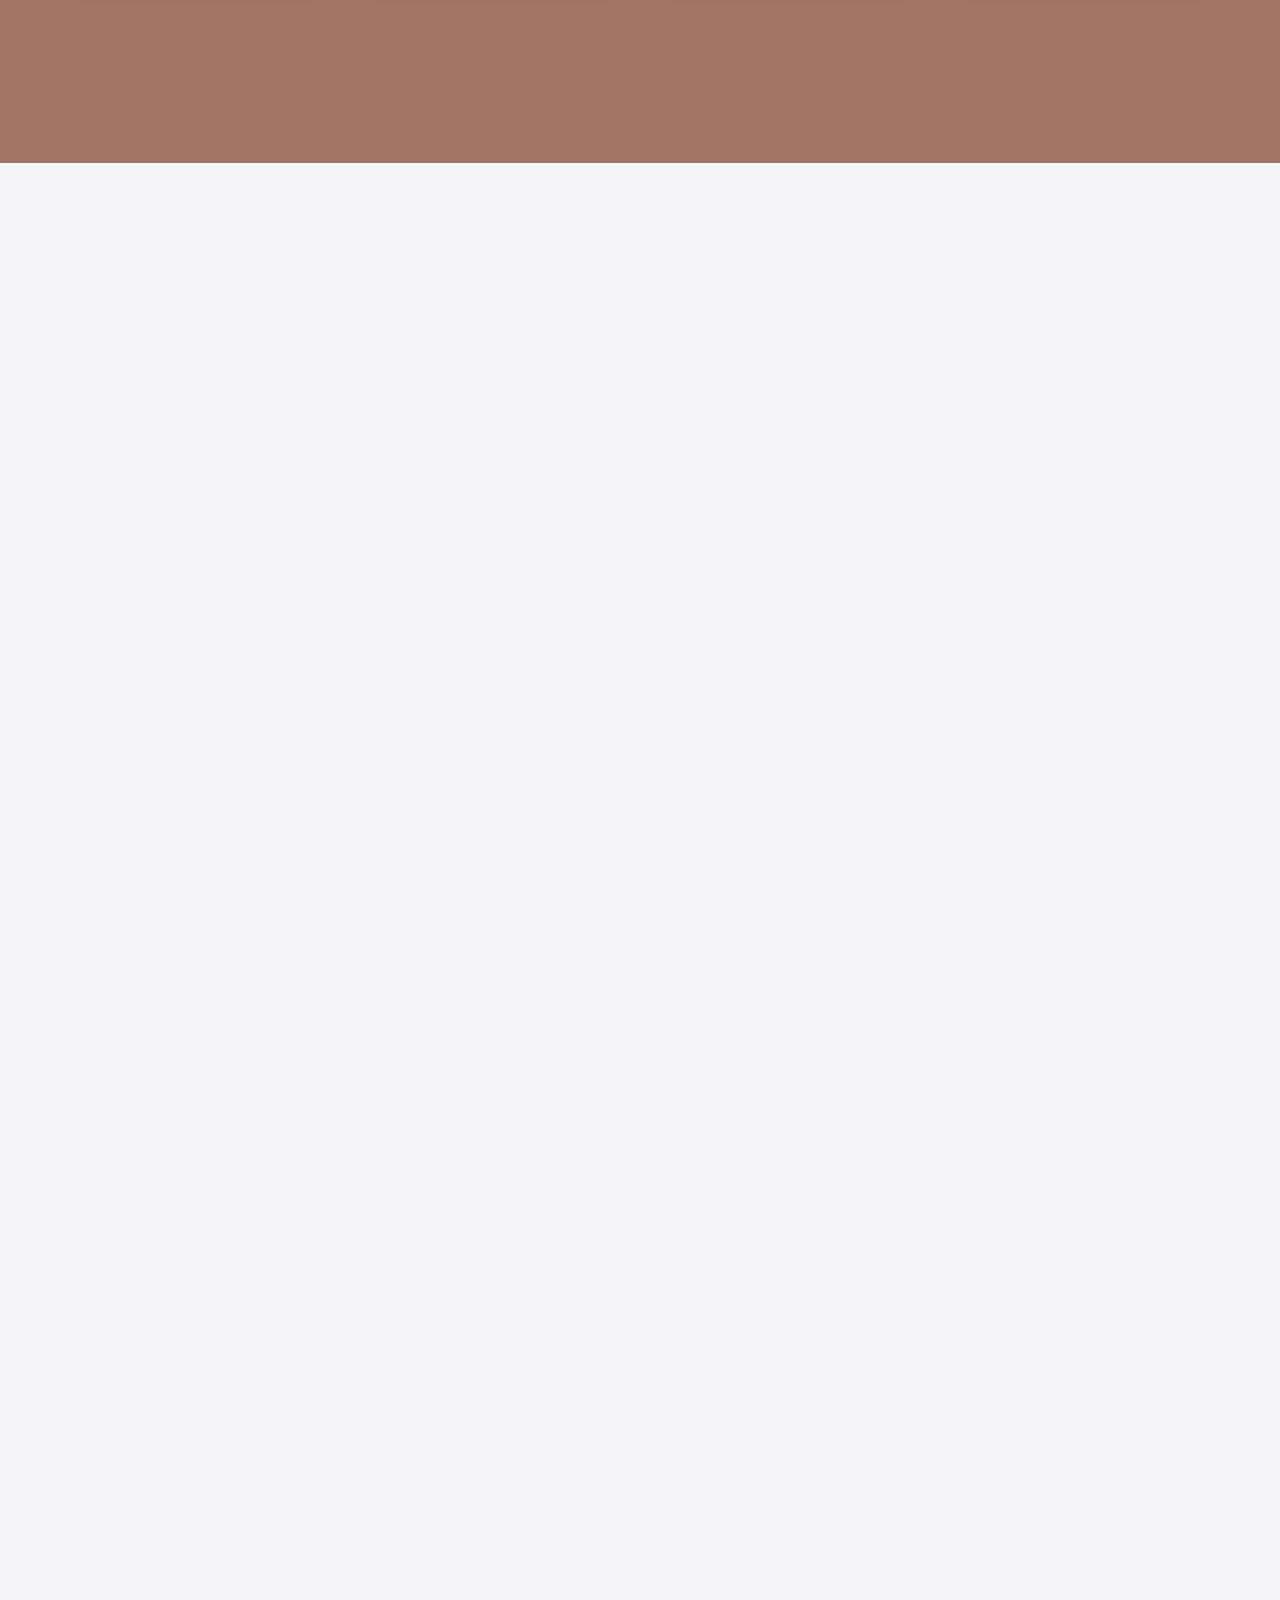
<file: ibrew_family.html>
<!DOCTYPE html>
<html lang="de">

<head>
    <meta charset="utf-8" />
    <meta name="viewport" content="width=device-width, initial-scale=1.0" />
    <title>iBrew Family</title>
    <link rel="stylesheet" href="main.css" />
    <script src="main.js" defer></script>
</head>

<body>
    <header>
        <nav class="navbar nav-icons-right">
            <div>
                <a href="#"><img src="Bilder/Apple_logo_white_small.png" alt="Apple" title="Apple" class="logo"></a>
            </div>

            <ul class="nav-links">
                <li><a href="#">Store</a></li>
                <li><a href="#">Mac</a></li>
                <li><a href="#">iPad</a></li>
                <li><a href="#">iPhone</a></li>
                <li><a href="#">iBrew</a></li>
                <li><a href="#">Watch</a></li>
                <li><a href="#">Vision</a></li>
                <li><a href="#">AirPods</a></li>
                <li><a href="#">TV & Home</a></li>
                <li><a href="#">Entertainment</a></li>
                <li><a href="#">Zubehör</a></li>
                <li><a href="#">Support</a></li>
            </ul>

            <div class="nav-icons-right">
                <a href="#"><img src="Bilder/lupe.svg" alt="Search" title="Search" class="search"></a>
                <a href="#"><img src="Bilder/bag.svg" alt="Account" title="Account" class="bag"></a>
            </div>

            <div class="burger" id="burger-menu">
                <div class="line1"></div>
                <div class="line2"></div>
                <div class="line3"></div>
            </div>
        </nav>
    </header>

    <main>
        <section class="hero_family fade-in">
            <div class="hero-content">
                <h1>iBrew Family.</h1>
                <h2>Ein Knopfdruck. <br>Für die ganze Familie.</h2>
                <p>Ab 699 €</p>
                <a href="#kaufen" class="btn">Kaufen</a>
            </div>
        </section>

        <!--DIE HIGHLIGHTS-->
        <section class="fade-in">
            <h1 class="space_left">Gemeinsame Momente beginnen hier.</h1>

            <div class="carousel-shell">
                <div class="carousel" tabindex="0" aria-label="Highlights Galerie">
                    <article class="card card-image active" data-slide>
                        <img src="Bilder/family_gallery_1.png" alt="Frontansicht iBrew Family" title="Frontansicht iBrew Family" />
                        <div class="card-overlay">
                            <h2 class="h2_carousel">Kratzfest, pflegeleicht und sicher vor kleinen Entdeckern.</h2>
                        </div>
                    </article>

                    <article class="card card-image active" data-slide>
                        <img src="Bilder/family_gallery_2.png" alt="iBrew Family in einer stilvollen Küche" title="iBrew in einer stilvollen Küche" />
                        <div class="card-overlay">
                            <h2 class="h2_carousel">Flüsterleise am frühen Morgen, damit alle in Ruhe ausschlafen
                                können.</h2>
                        </div>
                    </article>

                    <article class="card card-image active" data-slide>
                        <img src="Bilder/family_gallery_3.jpg" alt="Kompatibilität im Apple-Ökosystem" title="Kompatibilität im Apple-Ökosystem" />
                        <div class="card-overlay">
                            <h2 class="h2_carousel">Ein Fingertipp für Papas Espresso, Mamas Cappuccino und den Kakao
                                der Kinder.</h2>
                        </div>
                    </article>
                </div>
            </div>

            <div class="dots" aria-label="Carousel Navigation">
                <button class="dot active" type="button" aria-label="Slide 1"></button>
                <button class="dot" type="button" aria-label="Slide 2"></button>
                <button class="dot" type="button" aria-label="Slide 3"></button>
            </div>
        </section>

        <section class="section-padding creme fade-in">
            <div class="container">
                <h3 class="miniheader_light">Design</h3>
                <h2>Große Momente brauchen großartigen Genuss.</h2>
                <h3 class="space_left_right_bottom">Das Herzstück des iBrew Family bringt intuitive Café-Technologie
                    direkt zu Ihnen nach Hause. Die hocheffiziente Familien-Pumpe meistert den morgendlichen Ansturm
                    mühelos. Sie liefert perfekte Ergebnisse vom Espresso bis zum Kakao, spart wertvolle Energie und ist
                    kinderleicht zu bedienen. Ein System, das nicht nur in Eure Küche glänzt, sondern die Art, wie die
                    Familie den Tag startet, für immer verändert.</h3>
            </div>
        </section>

        <section class="side fade-in"> <!--Sidebild-->
            <img src="Bilder/family_side.png" alt="Frontansicht iBrew Family" title="Frontansicht iBrew Family" loading="lazy">
        </section>

        <section>
            <h1 class="space_left closer_look fade-in">Sieh es dir genauer an.</h1>
        </section>

        <section class="flex-spalten fade-in">
            <div class="spalte-links">
                <div class="feature-item">
                    <button class="btn-large btn-links icon-button">
                        <svg xmlns="http://www.w3.org/2000/svg" fill="none" viewBox="0 0 24 24" stroke-width="3"
                            stroke="currentColor" class="size-6">
                            <path stroke-linecap="round" stroke-linejoin="round"
                                d="M12 9v6m3-3H9m12 0a9 9 0 1 1-18 0 9 9 0 0 1 18 0Z" />
                        </svg>
                        Family Finishes
                    </button>
                    <div class="feature-text">
                        <p>Erhältlich in weichem Creme-Weiß, warmem Titan-Creme und klassischem Silber. Die speziell
                            versiegelte Oberfläche ist extrem kratzfest, leicht abwischbar und perfekt gegen kleine
                            Kinderhände geschützt.</p>
                    </div>
                </div>

                <div class="feature-item">
                    <button class="btn-large btn-links icon-button">
                        <svg xmlns="http://www.w3.org/2000/svg" fill="none" viewBox="0 0 24 24" stroke-width="3"
                            stroke="currentColor" class="size-6">
                            <path stroke-linecap="round" stroke-linejoin="round"
                                d="M12 9v6m3-3H9m12 0a9 9 0 1 1-18 0 9 9 0 0 1 18 0Z" />
                        </svg>
                        Soft-Edge-Design
                    </button>
                    <div class="feature-text">
                        <p>Ein robustes Gehäuse mit sanft abgerundeten Ecken und Kanten. Es fügt sich harmonisch in jede
                            Familienküche ein und sorgt für maximale Sicherheit im Alltag – ganz ohne scharfe Ecken.</p>
                    </div>
                </div>

                <div class="feature-item">
                    <button class="btn-large btn-links icon-button">
                        <svg xmlns="http://www.w3.org/2000/svg" fill="none" viewBox="0 0 24 24" stroke-width="3"
                            stroke="currentColor" class="size-6">
                            <path stroke-linecap="round" stroke-linejoin="round"
                                d="M12 9v6m3-3H9m12 0a9 9 0 1 1-18 0 9 9 0 0 1 18 0Z" />
                        </svg>
                        One-Touch-System
                    </button>
                    <div class="feature-text">
                        <p>Keine Wartezeit am Morgen. Das hocheffiziente Heizsystem ist in nur 4 Sekunden startklar und
                            schaltet blitzschnell zwischen perfekter Kaffeetemperatur und optimaler Hitze für heißen
                            Kakao oder Teewasser um.</p>
                    </div>
                </div>

                <div class="feature-item">
                    <button class="btn-large btn-links icon-button">
                        <svg xmlns="http://www.w3.org/2000/svg" fill="none" viewBox="0 0 24 24" stroke-width="3"
                            stroke="currentColor" class="size-6">
                            <path stroke-linecap="round" stroke-linejoin="round"
                                d="M12 9v6m3-3H9m12 0a9 9 0 1 1-18 0 9 9 0 0 1 18 0Z" />
                        </svg>
                        iBrew Profile
                    </button>
                    <div class="feature-text">
                        <p>Über die intuitive Bedienfläche kann jedes Familienmitglied sein eigenes Profil speichern. Ob
                            der extrastarke Espresso für die Eltern oder die perfekt temperierte, milde Milch für den
                            Kakao der Kinder – ein Fingertipp genügt.</p>
                    </div>
                </div>

                <div class="feature-item">
                    <button class="btn-large btn-links icon-button">
                        <svg xmlns="http://www.w3.org/2000/svg" fill="none" viewBox="0 0 24 24" stroke-width="3"
                            stroke="currentColor" class="size-6">
                            <path stroke-linecap="round" stroke-linejoin="round"
                                d="M12 9v6m3-3H9m12 0a9 9 0 1 1-18 0 9 9 0 0 1 18 0Z" />
                        </svg>
                        Smart Safe Sensoric
                    </button>
                    <div class="feature-text">
                        <p>Intelligente Infrarotsensoren erkennen automatisch, ob eine kleine Tasse, ein großes Glas
                            oder ein Thermobecher unter dem Auslauf steht. Sie stoppen den Bezug vollautomatisch, damit
                            in der morgendlichen Hektik garantiert nichts überläuft.</p>
                    </div>
                </div>
            </div>
            <div class="spalte-rechts">
                <img src="Bilder/family_querschnitt.png" alt="Querschnitt iBrew Family"
                    title="Querschnitt iBrew Family" loading="lazy">
            </div>
        </section>

        <section class="stats_family section-padding fade-in">
            <div class="container">
                <h3 class="miniheader_dark">Performance</h3>
                <h2>Intelligenz trifft Geschmack.</h2>
                <p>Präzision und Personalisierung. In jeder Tasse.</p>
                <div class="stats-grid">
                    <div class="stat-item">
                        <span>In nur</span>
                        <span class="number counter" data-target="4" data-speed="3000">0</span>
                        <span>Sek. bereit für den ersten Bezug. <br>Schneller Genuss für alle, ohne langes Warten am
                            Morgen.</span>
                    </div>
                    <div class="stat-item">
                        <span>Ein</span>
                        <span class="number counter" data-target="5" data-speed="3000">0</span>
                        <span>Liter XXL-Wassertank. <br>Genug Kapazität für die ganze Familie, ohne ständig nachfüllen zu
                            müssen.</span>
                    </div>
                    <div class="stat-item">
                        <span>Mit bis zu</span>
                        <span class="number counter" data-target="10" data-speed="3000">0</span>
                        <span>individuellen Profilen.<br>Lieblingsgetränke für Eltern, Großeltern und Kinder perfekt
                            voreingestellt.</span>
                    </div>
                </div>
            </div>
        </section>

        <section class="section-padding fade-in icaps">
            <div class="container">
                <h3 class="miniheader_light">Die Kapsel</h3>
                <h2>iBrew Kapseln. Wir nennen sie: iCaps</h2>
                <h3 class="caption_light">Geschmack und Perfektion auf kleinstem Raum.</h3>
            </div>
        </section>

        <!--Ändert das Bild beim Übergang von Mobile zu Tablet-->
        <section class="side fade-in icaps-container">
            <picture>
                <source srcset="Bilder/Kapsel_mobile.svg" media="(max-width: 767px)">

                <source srcset="Bilder/Kapseln.svg" media="(min-width: 768px)">

                <img src="Bilder/Kapseln.svg" alt="iBrew iCaps Kapselübersicht" title="iBrew iCaps Kapselübersicht"
                    loading="lazy">
            </picture>
        </section>

        <section class="fade-in">
            <h1 class="space_left fade-in creme">Warum iBrew?</h1>
        </section>

        <section class="section-padding dark_creme fade-in space_top_bottom">
            <div class="container features-grid ">

                <div class="feature-card">
                    <h3>Ein Knopfdruck für jedes Alter.</h3>
                    <p>Das iBrew Family ist so konzipiert, dass es von jedem intuitiv bedient werden kann. Große, klare
                        Symbole auf dem Touch-Display führen Schritt für Schritt zum Lieblingsgetränk. Eine integrierte
                        Kindersicherung sorgt dafür, dass heißer Dampf oder Heißwasser nur durch eine bewusste
                        Bestätigung aktiviert werden können.</p>
                </div>

                <div class="feature-card">
                    <h3>Perfekt temperierter Kakao.</h3>
                    <p>Kinder lieben Kakao, aber er ist oft zu heiß zum Trinken. iBrew Family besitzt eine exklusive
                        „Kids-Milk“-Funktion, die Milch auf exakt 55°C erwärmt – die perfekte Wohlfühltemperatur für
                        Kinder, bei der man sich nicht den Mund verbrennt und der Kakao sofort schmeckt.</p>
                </div>

                <div class="feature-card">
                    <h3>Flüsterleise am frühen Morgen.</h3>
                    <p>Wenn die ersten schon wach sind, dürfen die anderen weiterschlafen. Dank einer speziell
                        schallgedämpften Gehäuse-Architektur arbeitet das iBrew Family flüsterleise. Genießt den
                        ersten morgendlichen Kaffee in absoluter Ruhe, ohne das Haus aufzuwecken.</p>
                </div>

                <div class="feature-card">
                    <h3>Reinigung im Handumdrehen.</h3>
                    <p>Wo viel Trubel ist, muss es schnell sauber werden. Das vollautomatische EasyClean-System reinigt
                        die Milchleitungen nach jedem Bezug in Sekundenschnelle mit heißem Dampf. Alle Reste-Behälter
                        sind spülmaschinenfest und mit einem Handgriff entnehmbar. Das bedeutet: Mehr Zeit für die
                        Familie, weniger Zeit fürs Putzen.</p>
                </div>
            </div>
        </section>

        <section class="fade-in container section-padding" id="kaufen">
            <h2>Bereit für das nächste Familienfrühstück?</h2>
            <button class="btn btn-large">Jetzt für die Familie entdecken</button>
        </section>

        <!--Modelle vorstellen:-->
        <section class="fade-in container section-padding id-comparison" id="modelle">
            <h2 class="section-title">Nicht das passende Modell für Euer Zuhause?</h2>
            <p class="section-subtitle">Entdeckt die anderen iBrew Modelle für feinsten Geschmack oder das Büro.
            </p>

            <div class="model-teaser-grid">
                <div class="model-card">
                    <div class="model-image-placeholder bg-teaser-classic">
                        <span class="model-badge">Neu</span>
                        <h3>iBrew Classic</h3>
                        <p class="model-tagline">Für Genießer.</p>
                    </div>
                    <div class="model-info">
                        <p class="model-description">
                            Für den perfekten, entschleunigten Morgen. Meisterhafte Präzision und maximale
                            Aroma-Entfaltung für Kaffeeliebhaber, die Ästhetik und feine Nuancen zelebrieren.
                        </p>
                        <a href="index.html" class="model-link">Mehr zum Classic Modell erfahren &rarr;</a>
                    </div>
                </div>

                <div class="model-card">
                    <div class="model-image-placeholder bg-teaser-pro">
                        <span class="model-badge">Neu</span>
                        <h3>iBrew Pro</h3>
                        <p class="model-tagline">Für das Business.</p>
                    </div>
                    <div class="model-info">
                        <p class="model-description">
                            Maximale Leistung für produktive Tage. Mit dem Dual-Heat-System der nächsten Generation,
                            Smartphone-Steuerung und einem ultraschnellen Brühmodus, der perfekt in den Büroalltag
                            passt.
                        </p>
                        <a href="ibrew_pro.html" class="model-link">Mehr zum Pro Modell erfahren &rarr;</a>
                    </div>
                </div>
            </div>
        </section>
    </main>

    <footer class="fade-in">
        <div class="footer1">
            <p>Kostenlose Lieferung | Express-Service | 14 Tage Rückgaberecht</p>
        </div>
        <nav class="footer2">
            <p>Deutschland <br> Copyright © 2026 Apple Inc. Alle Rechte vorbehalten.</p>
            <ul>
                <li><a href="#">Datenschutzrichtlinie</a></li>
                <li><a href="#">Verwendung von Cookies</a></li>
                <li><a href="#">Nutzungsbedingungen</a></li>
                <li><a href="#">Verkauf und Rückerstattung</a></li>
                <li><a href="#">Rechtliche Hinweise</a></li>
                <li><a href="#">Sitemap</a></li>
            </ul>
        </nav>
    </footer>
</body>

</html>
</file>
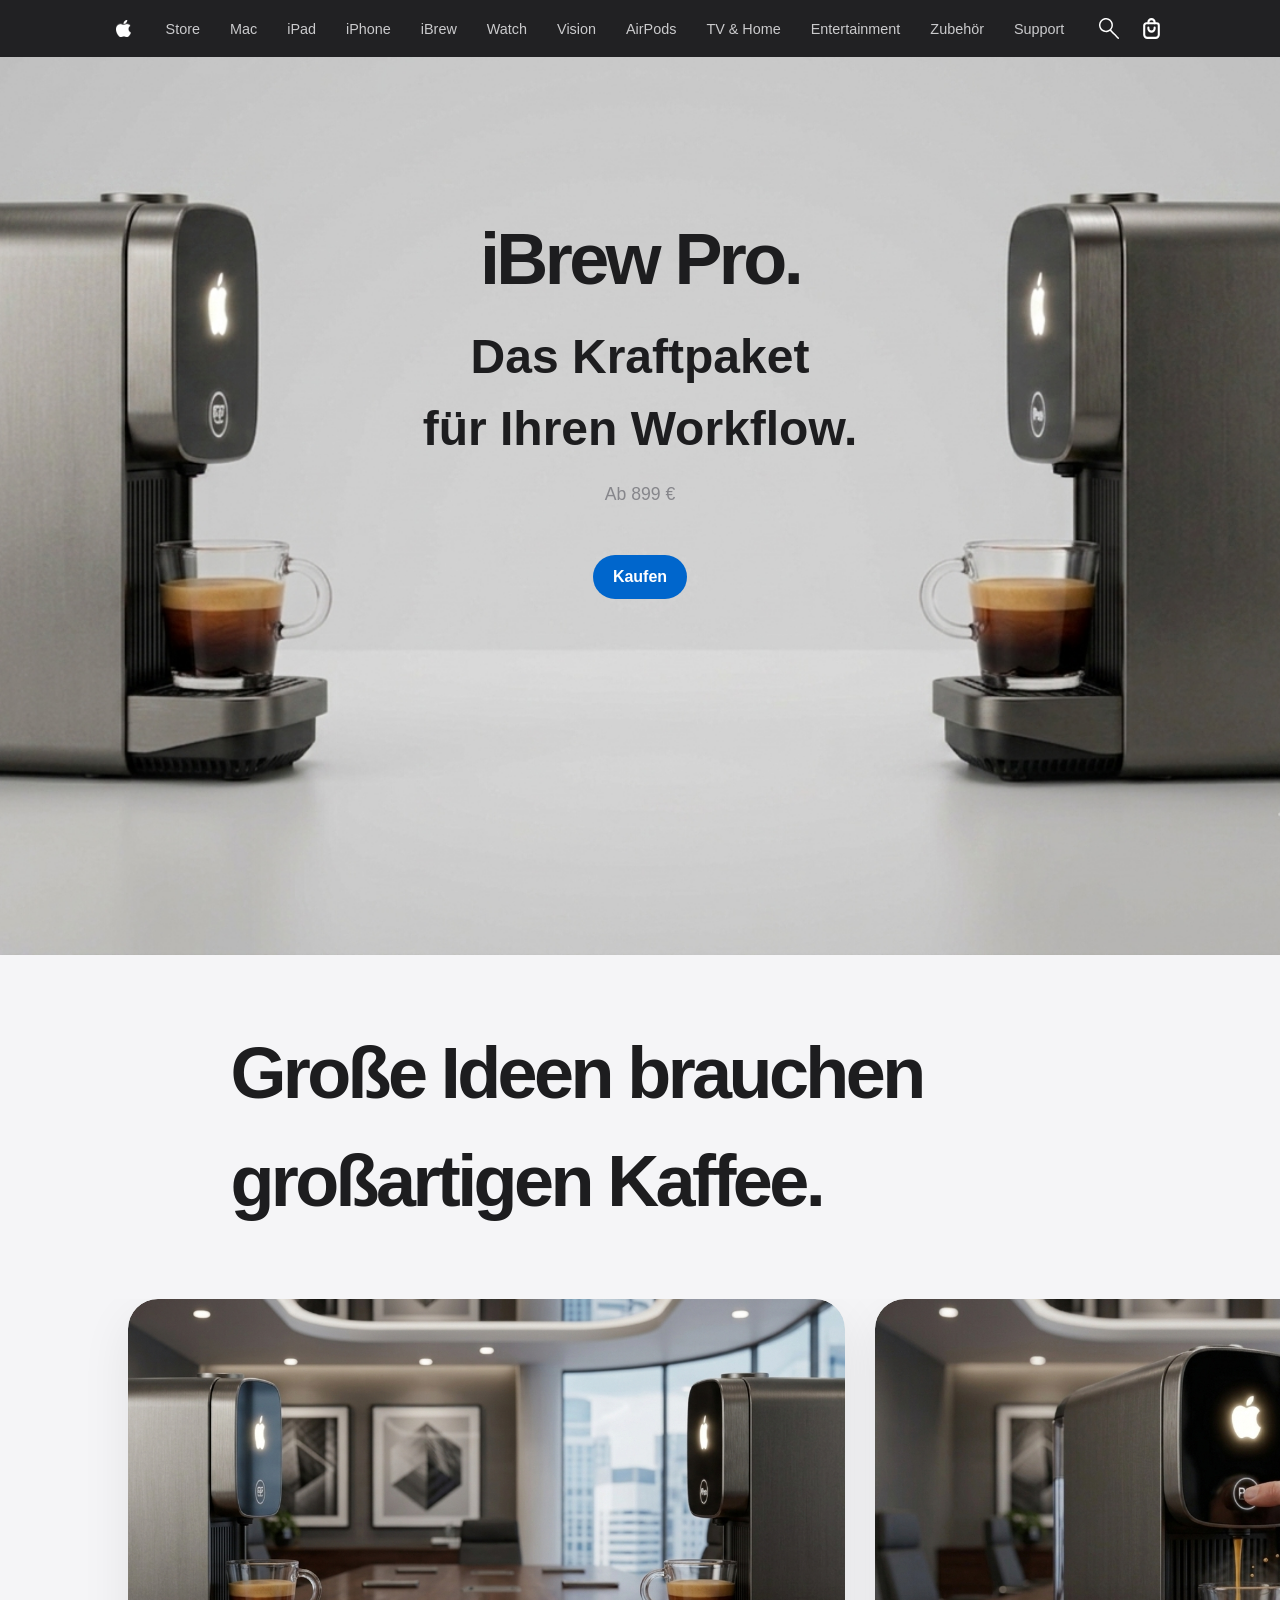
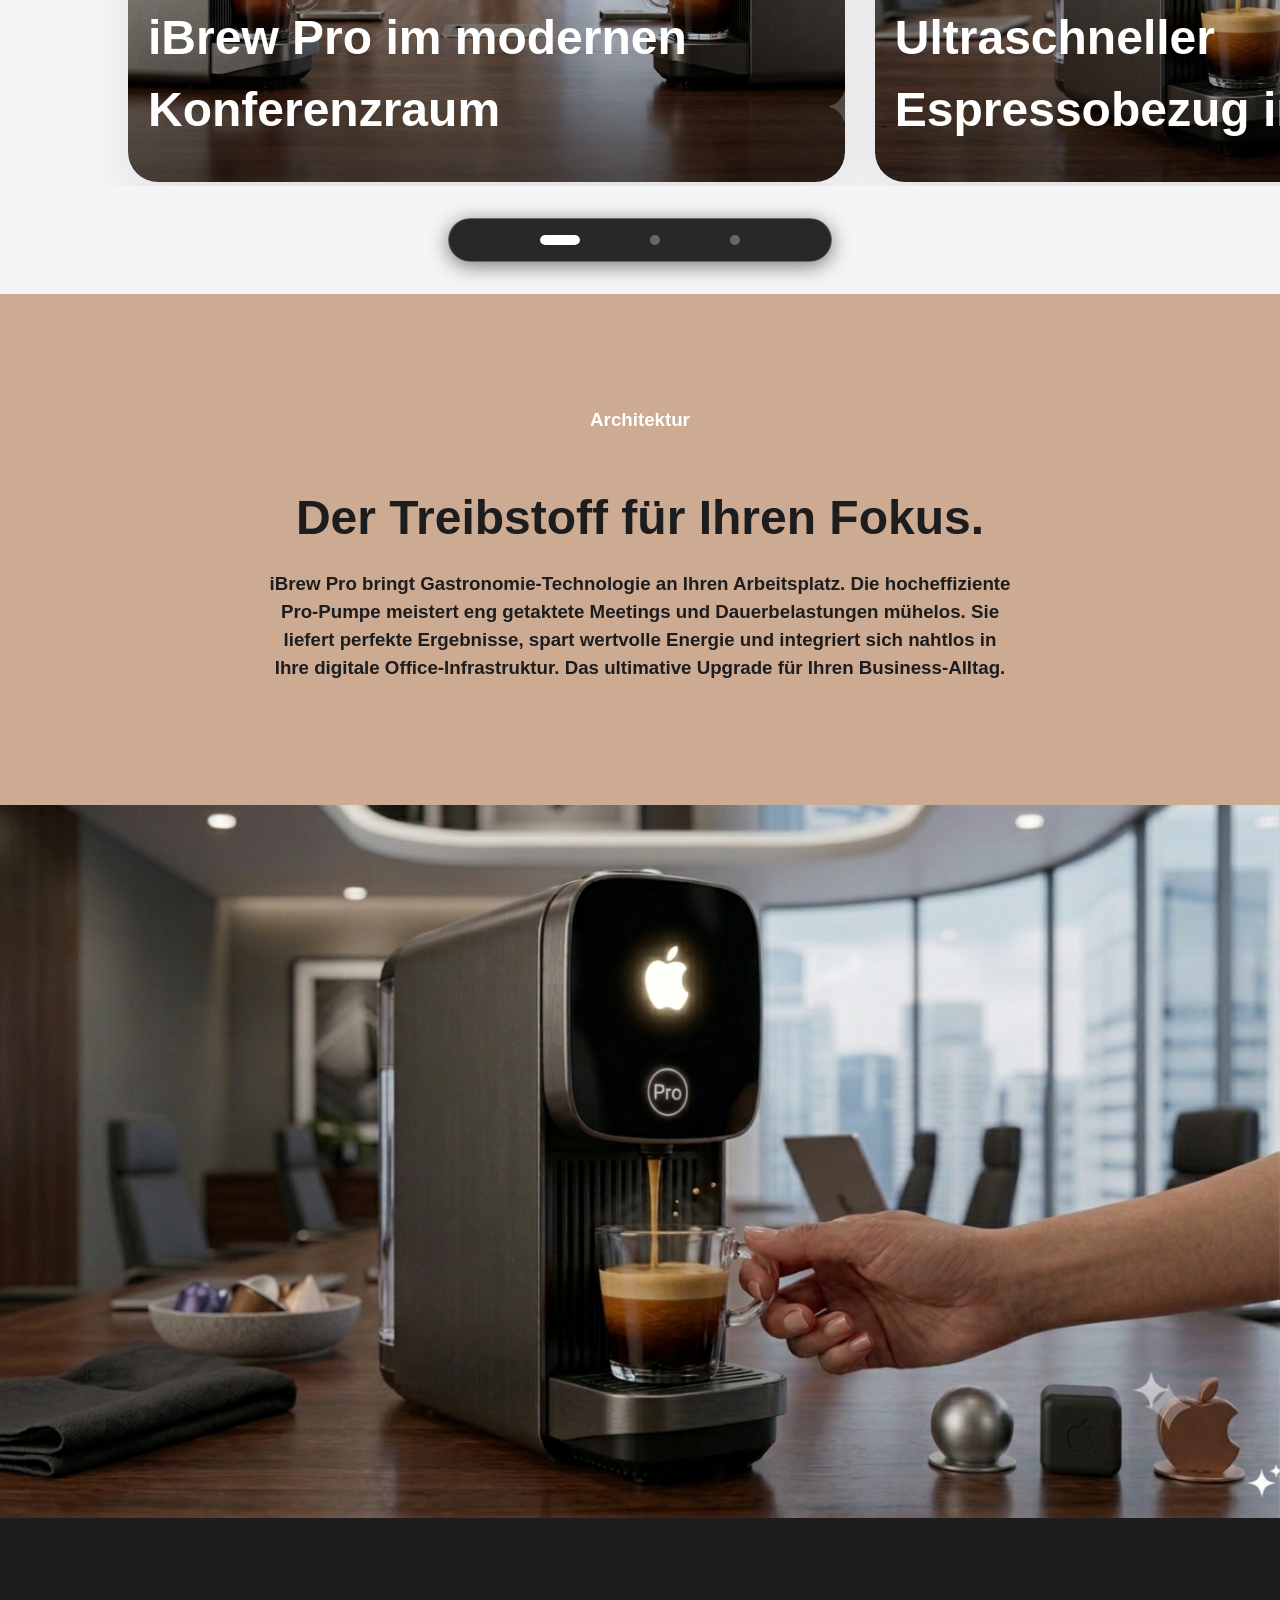
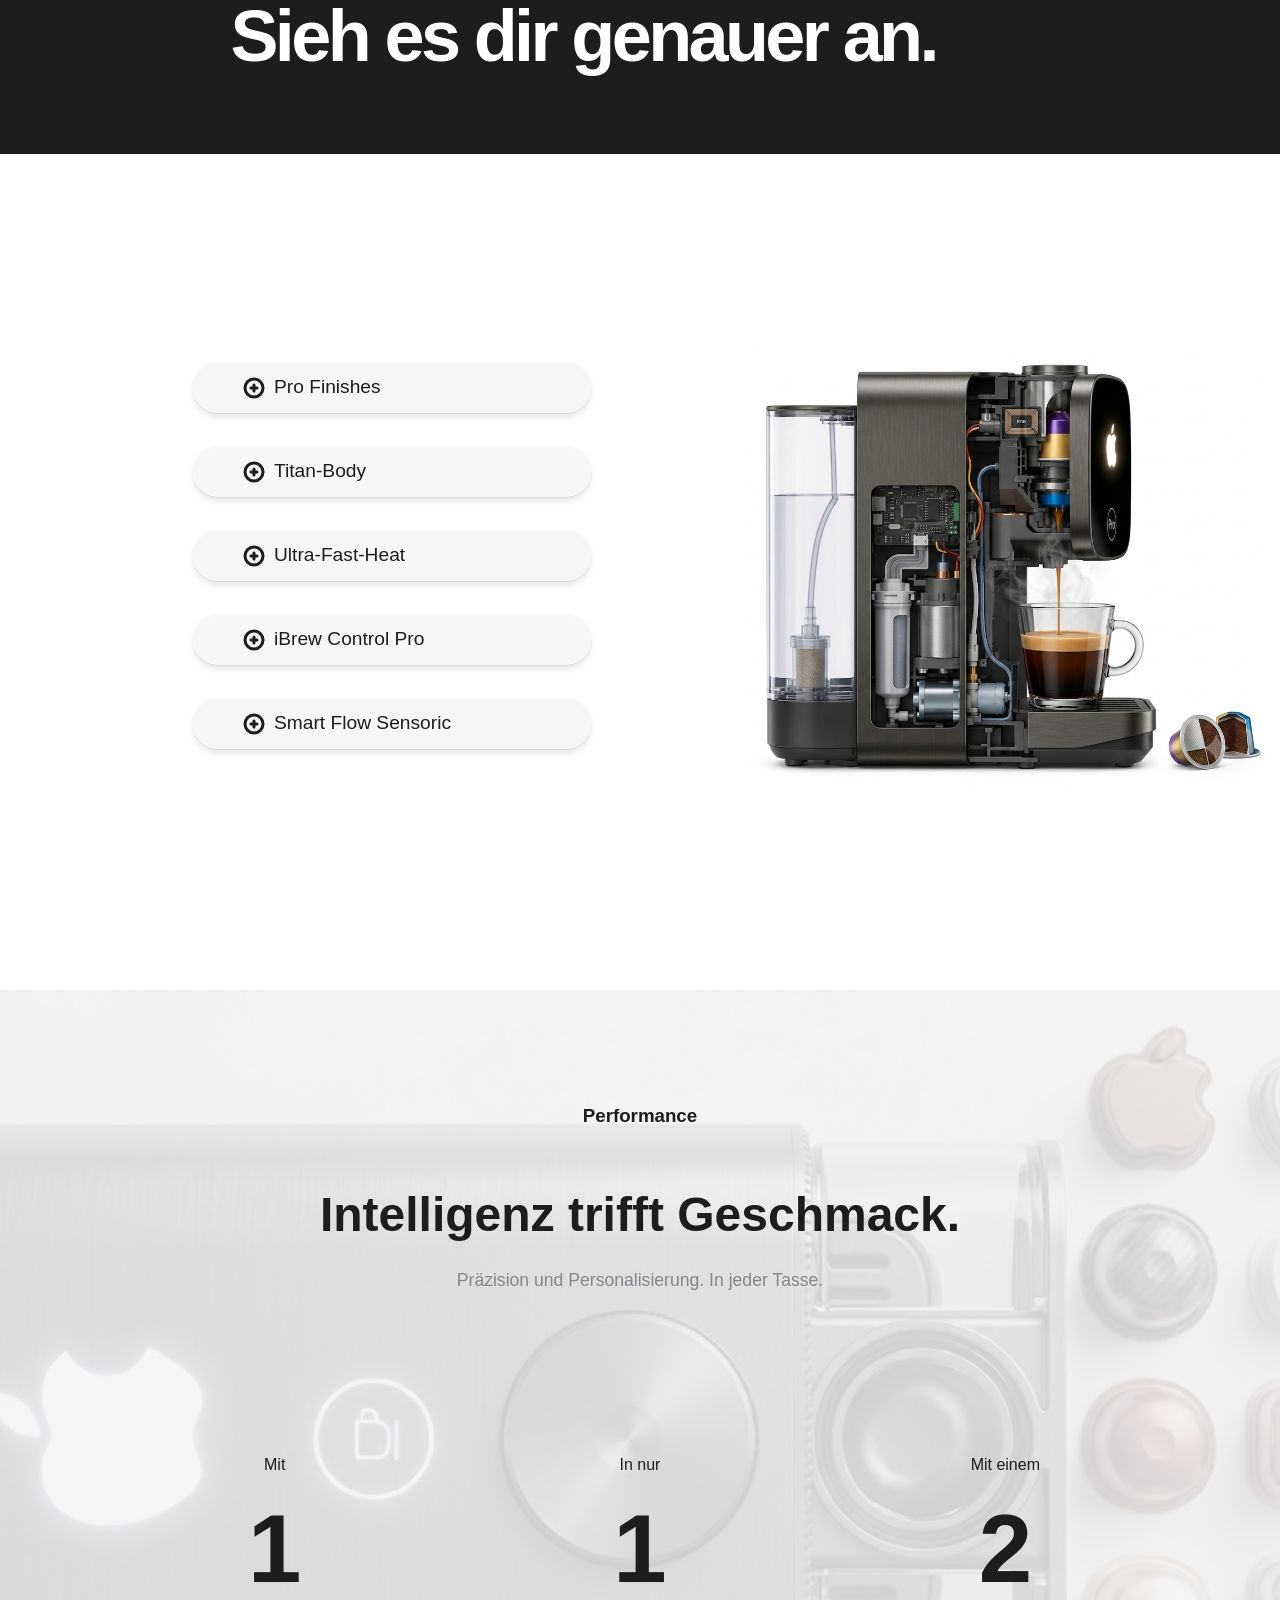
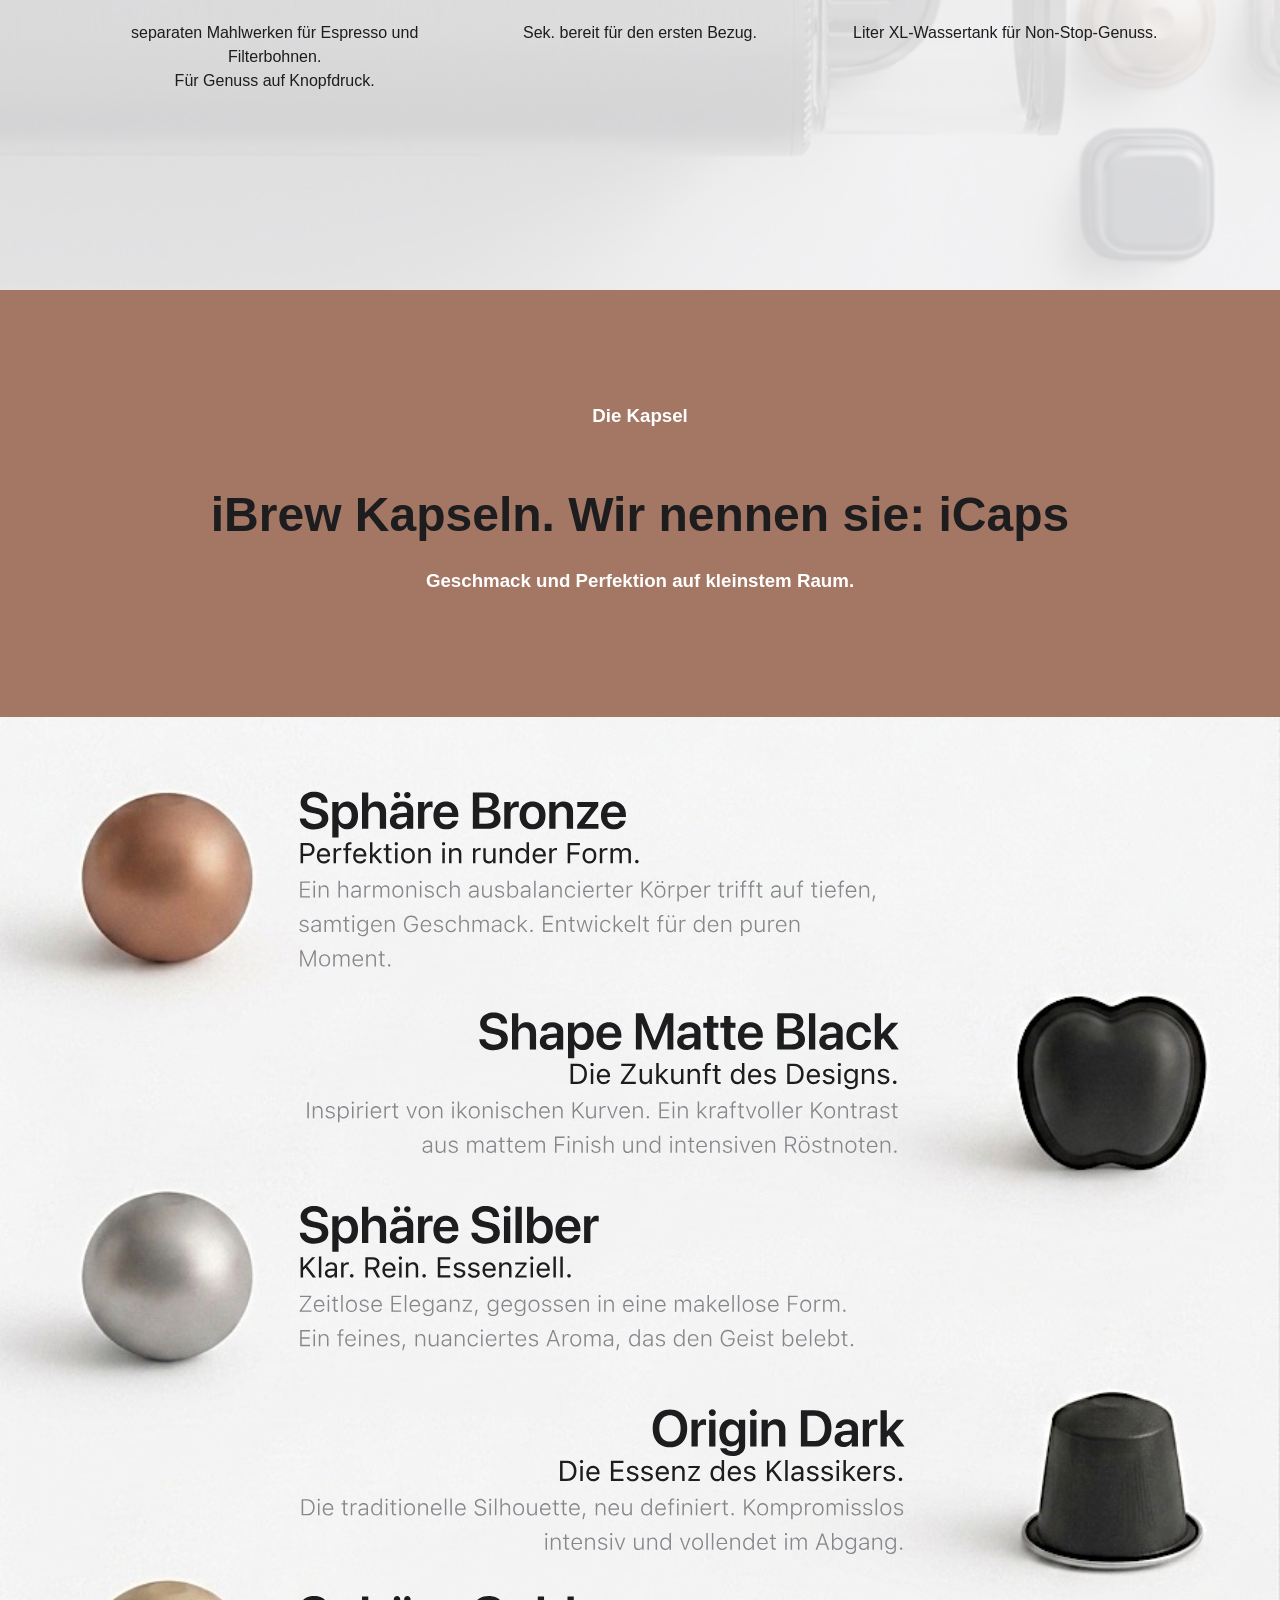
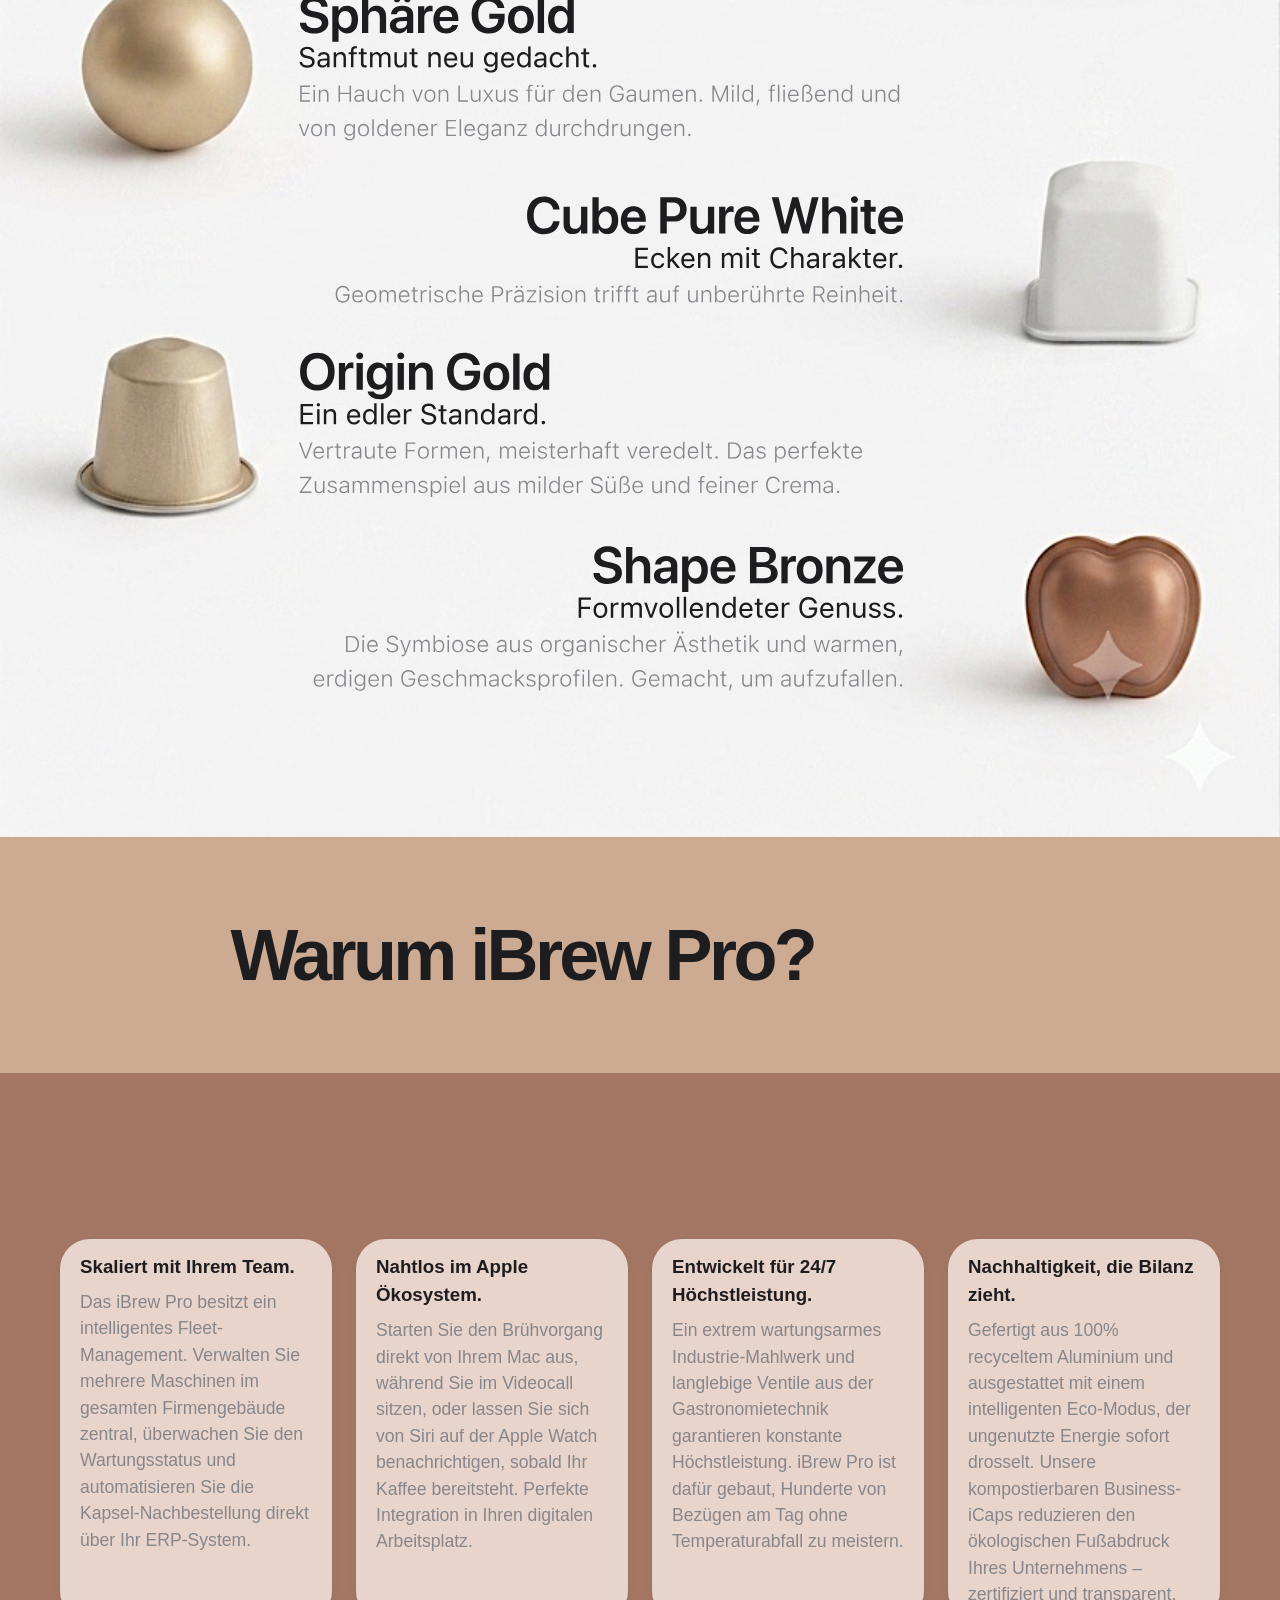
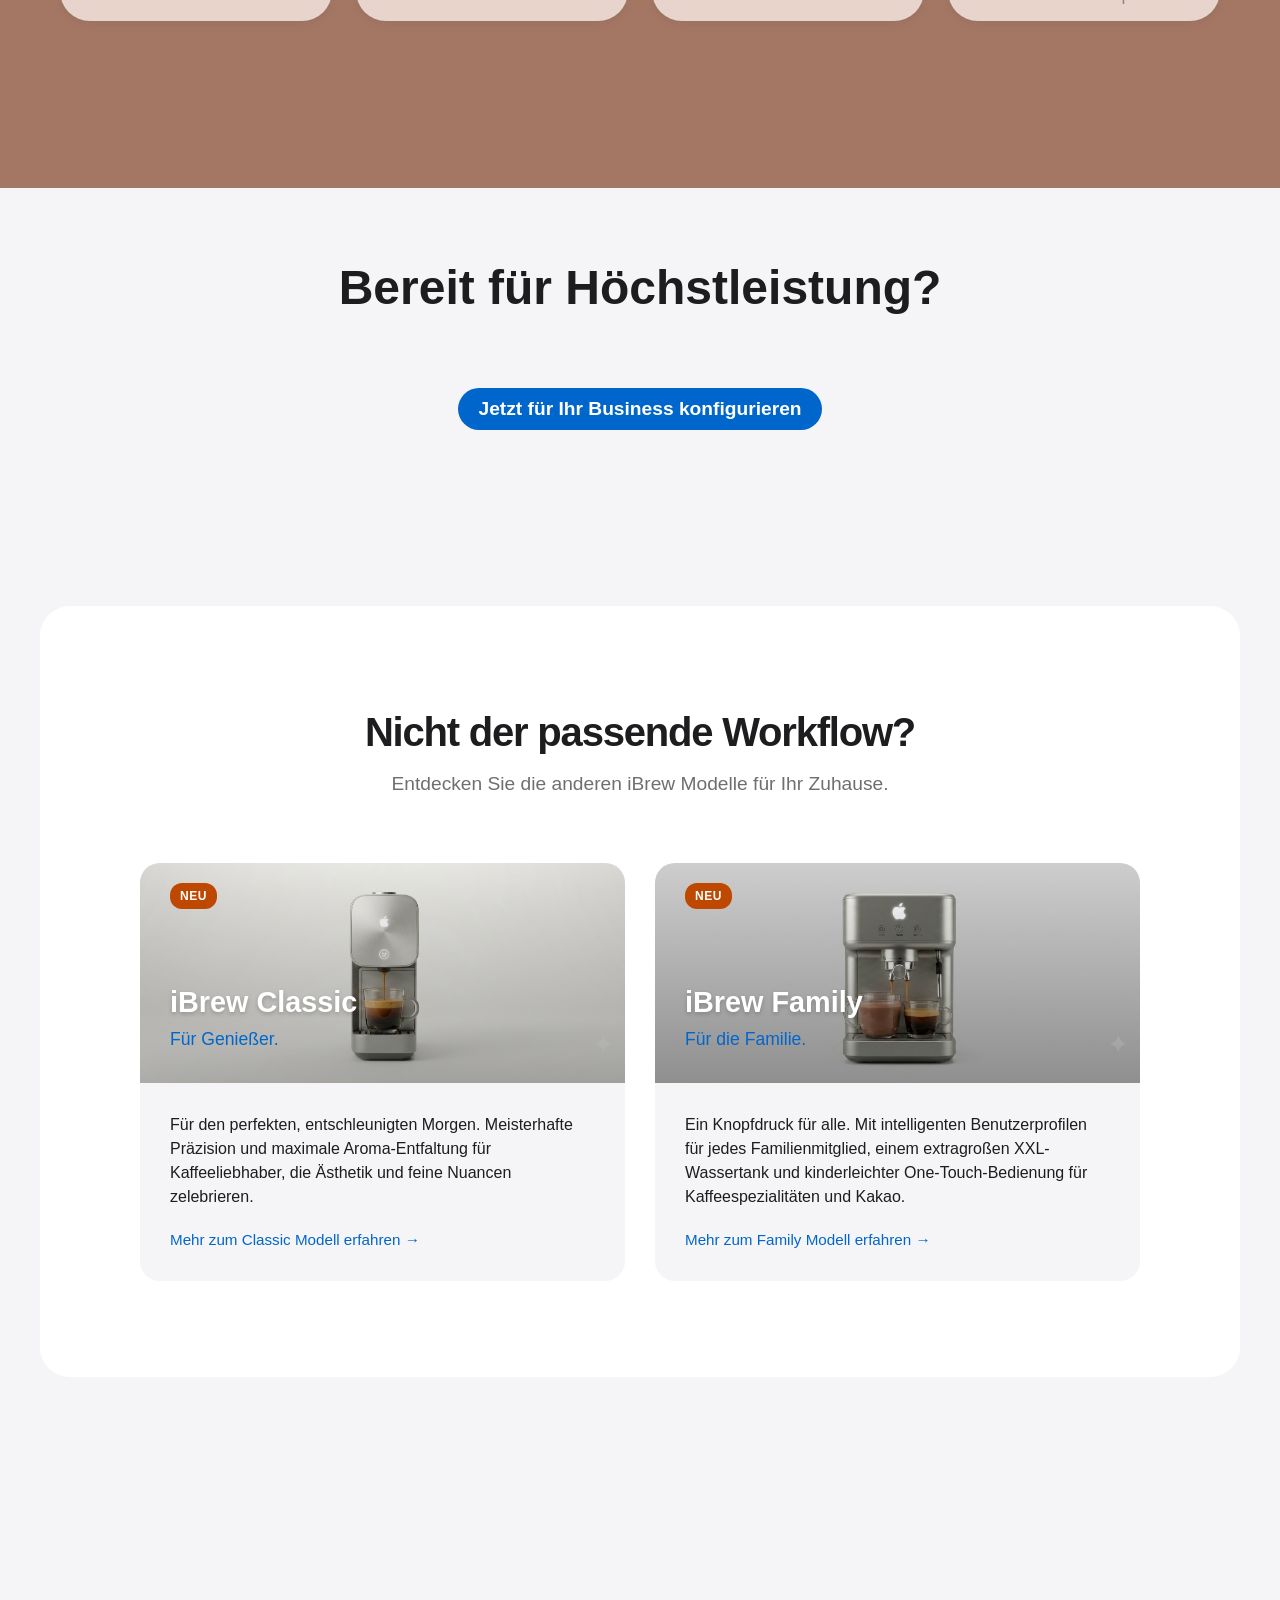
<file: ibrew_pro.html>
<!DOCTYPE html>
<html lang="de">

<head>
    <meta charset="utf-8" />
    <meta name="viewport" content="width=device-width, initial-scale=1.0" />
    <title>iBrew Pro</title>
    <link rel="stylesheet" href="main.css" />
    <script src="main.js" defer></script>
</head>

<body>
    <header>
        <nav class="navbar nav-icons-right">
            <div>
                <a href="#"><img src="Bilder/Apple_logo_white_small.png" alt="Apple" title="Apple" class="logo"></a>
            </div>

            <ul class="nav-links">
                <li><a href="#">Store</a></li>
                <li><a href="#">Mac</a></li>
                <li><a href="#">iPad</a></li>
                <li><a href="#">iPhone</a></li>
                <li><a href="#">iBrew</a></li>
                <li><a href="#">Watch</a></li>
                <li><a href="#">Vision</a></li>
                <li><a href="#">AirPods</a></li>
                <li><a href="#">TV & Home</a></li>
                <li><a href="#">Entertainment</a></li>
                <li><a href="#">Zubehör</a></li>
                <li><a href="#">Support</a></li>
            </ul>

            <div class="nav-icons-right">
                <a href="#"><img src="Bilder/lupe.svg" alt="Search" title="Search" class="search"></a>
                <a href="#"><img src="Bilder/bag.svg" alt="Account" title="Account" class="bag"></a>
            </div>

            <div class="burger" id="burger-menu">
                <div class="line1"></div>
                <div class="line2"></div>
                <div class="line3"></div>
            </div>
        </nav>
    </header>

    <main>
        <section class="hero_pro fade-in">
            <div class="hero-content">
                <h1>iBrew Pro.</h1>
                <h2>Das Kraftpaket<br>für Ihren Workflow.</h2>
                <p>Ab 899 €</p>
                <a href="#kaufen" class="btn">Kaufen</a>
            </div>
        </section>

        <!--DIE HIGHLIGHTS-->
        <section class="fade-in">
            <h1 class="space_left">Große Ideen brauchen großartigen Kaffee.</h1>

            <div class="carousel-shell">
                <div class="carousel" tabindex="0" aria-label="Highlights Galerie">
                    <article class="card card-image active" data-slide>
                        <img src="Bilder/pro_gallery_1.png" alt="iBrew Pro im modernen Konferenzraum"
                            title="iBrew Pro im modernen Konferenzraum" />
                        <div class="card-overlay">
                            <h2 class="h2_carousel">iBrew Pro im modernen Konferenzraum</h2>
                        </div>
                    </article>

                    <article class="card card-image active" data-slide>
                        <img src="Bilder/pro_gallery_2.png" alt="Ultraschneller Espressobezug im Office"
                            title="Ultraschneller Espressobezug im Office" />
                        <div class="card-overlay">
                            <h2 class="h2_carousel">Ultraschneller Espressobezug im Office</h2>
                        </div>
                    </article>

                    <article class="card card-image active" data-slide>
                        <img src="Bilder/pro_gallery_3.jpg" alt="Smarte Steuerung der iBrew Pro über das Mac-Ökosystem"
                            title="Smarte Steuerung der iBrew Pro über das Mac-Ökosystem" />
                        <div class="card-overlay">
                            <h2 class="h2_carousel">Smarte Steuerung der iBrew Pro über das Mac-Ökosystem</h2>
                        </div>
                    </article>
                </div>
            </div>

            <div class="dots" aria-label="Carousel Navigation">
                <button class="dot active" type="button" aria-label="Slide 1"></button>
                <button class="dot" type="button" aria-label="Slide 2"></button>
                <button class="dot" type="button" aria-label="Slide 3"></button>
            </div>
        </section>

        <section class="section-padding creme fade-in">
            <div class="container">
                <h3 class="miniheader_light">Architektur</h3>
                <h2>Der Treibstoff für Ihren Fokus.</h2>
                <h3 class="space_left_right_bottom">iBrew Pro bringt Gastronomie-Technologie an Ihren Arbeitsplatz. Die
                    hocheffiziente Pro-Pumpe meistert eng getaktete Meetings und Dauerbelastungen mühelos. Sie liefert
                    perfekte Ergebnisse, spart wertvolle Energie und integriert sich nahtlos in Ihre digitale
                    Office-Infrastruktur. Das ultimative Upgrade für Ihren Business-Alltag.</h3>
            </div>
        </section>

        <section class="side fade-in"> <!--Sidebild-->
            <img src="Bilder/pro_side.png" alt="Seitenansicht iBrew Pro" title="Seitenansicht iBrew Pro" loading="lazy">
        </section>

        <section>
            <h1 class="space_left closer_look fade-in">Sieh es dir genauer an.</h1>
        </section>

        <section class="flex-spalten fade-in">
            <div class="spalte-links">
                <div class="feature-item">
                    <button class="btn-large btn-links icon-button">
                        <svg xmlns="http://www.w3.org/2000/svg" fill="none" viewBox="0 0 24 24" stroke-width="3"
                            stroke="currentColor" class="size-6">
                            <path stroke-linecap="round" stroke-linejoin="round"
                                d="M12 9v6m3-3H9m12 0a9 9 0 1 1-18 0 9 9 0 0 1 18 0Z" />
                        </svg>
                        Pro Finishes
                    </button>
                    <div class="feature-text">
                        <p>Gefertigt aus hochpräzisem, mattem Titan Natur und Space Schwarz. Die spezialveredelte
                            Oberfläche
                            ist resistent gegen Fingerabdrücke und extrem langlebig im harten Büroalltag.</p>
                    </div>
                </div>

                <div class="feature-item">
                    <button class="btn-large btn-links icon-button">
                        <svg xmlns="http://www.w3.org/2000/svg" fill="none" viewBox="0 0 24 24" stroke-width="3"
                            stroke="currentColor" class="size-6">
                            <path stroke-linecap="round" stroke-linejoin="round"
                                d="M12 9v6m3-3H9m12 0a9 9 0 1 1-18 0 9 9 0 0 1 18 0Z" />
                        </svg>
                        Titan-Body
                    </button>
                    <div class="feature-text">
                        <p>Ein extrem robustes Gehäuse aus chirurgischem Titan. Es vereint kompromisslose Stabilität mit
                            einer edlen, minimalistischen Ästhetik, die auf jedem Konferenztisch brilliert.</p>
                    </div>
                </div>

                <div class="feature-item">
                    <button class="btn-large btn-links icon-button">
                        <svg xmlns="http://www.w3.org/2000/svg" fill="none" viewBox="0 0 24 24" stroke-width="3"
                            stroke="currentColor" class="size-6">
                            <path stroke-linecap="round" stroke-linejoin="round"
                                d="M12 9v6m3-3H9m12 0a9 9 0 1 1-18 0 9 9 0 0 1 18 0Z" />
                        </svg>
                        Ultra-Fast-Heat
                    </button>
                    <div class="feature-text">
                        <p>Keine Wartezeit vor dem ersten Meeting. Drei synchronisierte Hochleistungs-Thermoblöcke
                            heizen in
                            rekordverdächtigen 3 Sekunden auf und bewältigen mühelos eng getaktete Kaffee-Dauerbezüge.
                        </p>
                    </div>
                </div>

                <div class="feature-item">
                    <button class="btn-large btn-links icon-button">
                        <svg xmlns="http://www.w3.org/2000/svg" fill="none" viewBox="0 0 24 24" stroke-width="3"
                            stroke="currentColor" class="size-6">
                            <path stroke-linecap="round" stroke-linejoin="round"
                                d="M12 9v6m3-3H9m12 0a9 9 0 1 1-18 0 9 9 0 0 1 18 0Z" />
                        </svg>
                        iBrew Control Pro
                    </button>
                    <div class="feature-text">
                        <p>Das hochauflösende Display steuert smarte Benutzerprofile und synchronisiert Abrechnungsdaten
                            nahtlos mit Ihrer Firmen-Cloud. Optimal für moderne Office-Infrastrukturen.</p>
                    </div>
                </div>

                <div class="feature-item">
                    <button class="btn-large btn-links icon-button">
                        <svg xmlns="http://www.w3.org/2000/svg" fill="none" viewBox="0 0 24 24" stroke-width="3"
                            stroke="currentColor" class="size-6">
                            <path stroke-linecap="round" stroke-linejoin="round"
                                d="M12 9v6m3-3H9m12 0a9 9 0 1 1-18 0 9 9 0 0 1 18 0Z" />
                        </svg>
                        Smart Flow Sensoric
                    </button>
                    <div class="feature-text">
                        <p>Präzise Infrarotsensoren überwachen den Brühvorgang, erkennen die Tassengröße und stoppen
                            vollautomatisch. Maximale Zuverlässigkeit – auch wenn es im Büro hektisch wird.</p>
                    </div>
                </div>
            </div>
            <div class="spalte-rechts">
                <img src="Bilder/pro_querschnitt.png" alt="Querschnitt iBrew Pro" title="Querschnitt iBrew Pro" loading="lazy">
            </div>
        </section>

        <section class="stats_pro section-padding fade-in">
            <div class="container">
                <h3 class="miniheader_dark">Performance</h3>
                <h2>Intelligenz trifft Geschmack.</h2>
                <p>Präzision und Personalisierung. In jeder Tasse.</p>
                <div class="stats-grid">
                    <div class="stat-item">
                        <span>Mit</span>
                        <span class="number counter" data-target="2" data-speed="2000">0</span>
                        <span>separaten Mahlwerken für Espresso und Filterbohnen.<br>Für Genuss auf Knopfdruck.</span>
                    </div>
                    <div class="stat-item">
                        <span>In nur</span>
                        <span class="number counter" data-target="3" data-speed="2000">0</span>
                        <span>Sek. bereit für den ersten Bezug.</span>
                    </div>
                    <div class="stat-item">
                        <span>Mit einem</span>
                        <span class="number counter" data-target="4" data-speed="2000">0</span>
                        <span>Liter XL-Wassertank für Non-Stop-Genuss.</span>
                    </div>
                </div>
            </div>
        </section>

        <section class="section-padding fade-in icaps">
            <div class="container">
                <h3 class="miniheader_light">Die Kapsel</h3>
                <h2>iBrew Kapseln. Wir nennen sie: iCaps</h2>
                <h3 class="caption_light">Geschmack und Perfektion auf kleinstem Raum.</h3>
            </div>
        </section>

        <!--Ändert das Bild beim Übergang von Mobile zu Tablet-->
        <section class="side fade-in icaps-container">
            <picture>
                <source srcset="Bilder/Kapsel_mobile.svg" media="(max-width: 767px)">

                <source srcset="Bilder/Kapseln.svg" media="(min-width: 768px)">

                <img src="Bilder/Kapseln.svg" alt="iBrew iCaps Kapselübersicht" title="iBrew iCaps Kapselübersicht"
                    loading="lazy">
            </picture>
        </section>

        <section class="fade-in">
            <h1 class="space_left fade-in creme">Warum iBrew Pro?</h1>
        </section>

        <section class="section-padding dark_creme fade-in space_top_bottom">
            <div class="container features-grid ">

                <div class="feature-card">
                    <h3>Skaliert mit Ihrem Team.</h3>
                    <p>Das iBrew Pro besitzt ein intelligentes Fleet-Management. Verwalten Sie mehrere Maschinen im
                        gesamten Firmengebäude zentral, überwachen Sie den Wartungsstatus und automatisieren Sie die
                        Kapsel-Nachbestellung direkt über Ihr ERP-System.</p>
                </div>

                <div class="feature-card">
                    <h3>Nahtlos im Apple Ökosystem.</h3>
                    <p>Starten Sie den Brühvorgang direkt von Ihrem Mac aus, während Sie im Videocall sitzen, oder
                        lassen Sie sich von Siri auf der Apple Watch benachrichtigen, sobald Ihr Kaffee bereitsteht.
                        Perfekte Integration in Ihren digitalen Arbeitsplatz.</p>
                </div>

                <div class="feature-card">
                    <h3>Entwickelt für 24/7 Höchstleistung.</h3>
                    <p>Ein extrem wartungsarmes Industrie-Mahlwerk und langlebige Ventile aus der Gastronomietechnik
                        garantieren konstante Höchstleistung. iBrew Pro ist dafür gebaut, Hunderte von Bezügen am Tag
                        ohne Temperaturabfall zu meistern.</p>
                </div>

                <div class="feature-card">
                    <h3>Nachhaltigkeit, die Bilanz zieht.</h3>
                    <p>Gefertigt aus 100% recyceltem Aluminium und ausgestattet mit einem intelligenten Eco-Modus, der
                        ungenutzte Energie sofort drosselt. Unsere kompostierbaren Business-iCaps reduzieren den
                        ökologischen Fußabdruck Ihres Unternehmens – zertifiziert und transparent.</p>
                </div>

            </div>
        </section>

        <section class="fade-in container section-padding" id="kaufen">
            <h2>Bereit für Höchstleistung?</h2>
            <button class="btn btn-large">Jetzt für Ihr Business konfigurieren</button>
        </section>

        <!--Modelle vorstellen:-->
        <section class="fade-in container section-padding id-comparison" id="modelle">
            <h2 class="section-title">Nicht der passende Workflow?</h2>
            <p class="section-subtitle">Entdecken Sie die anderen iBrew Modelle für Ihr Zuhause.</p>

            <div class="model-teaser-grid">
                <div class="model-card">
                    <div class="model-image-placeholder bg-teaser-classic">
                        <span class="model-badge">Neu</span>
                        <h3>iBrew Classic</h3>
                        <p class="model-tagline">Für Genießer.</p>
                    </div>
                    <div class="model-info">
                        <p class="model-description">
                            Für den perfekten, entschleunigten Morgen. Meisterhafte Präzision und maximale
                            Aroma-Entfaltung für Kaffeeliebhaber, die Ästhetik und feine Nuancen zelebrieren.
                        </p>
                        <a href="index.html" class="model-link">Mehr zum Classic Modell erfahren &rarr;</a>
                    </div>
                </div>

                <div class="model-card">
                    <div class="model-image-placeholder bg-teaser-family">
                        <span class="model-badge">Neu</span>
                        <h3>iBrew Family</h3>
                        <p class="model-tagline">Für die Familie.</p>
                    </div>
                    <div class="model-info">
                        <p class="model-description">
                            Ein Knopfdruck für alle. Mit intelligenten Benutzerprofilen für jedes Familienmitglied,
                            einem extragroßen XXL-Wassertank und kinderleichter One-Touch-Bedienung für
                            Kaffeespezialitäten und Kakao.
                        </p>
                        <a href="ibrew_family.html" class="model-link">Mehr zum Family Modell erfahren &rarr;</a>
                    </div>
                </div>
            </div>
        </section>
    </main>

    <footer class="fade-in">
        <div class="footer1">
            <p>Kostenlose Lieferung | Express-Service | 14 Tage Rückgaberecht</p>
        </div>
        <nav class="footer2">
            <p>Deutschland <br> Copyright © 2026 Apple Inc. Alle Rechte vorbehalten.</p>
            <ul>
                <li><a href="#">Datenschutzrichtlinie</a></li>
                <li><a href="#">Verwendung von Cookies</a></li>
                <li><a href="#">Nutzungsbedingungen</a></li>
                <li><a href="#">Verkauf und Rückerstattung</a></li>
                <li><a href="#">Rechtliche Hinweise</a></li>
                <li><a href="#">Sitemap</a></li>
            </ul>
        </nav>
    </footer>
</body>

</html>
</file>
<file: main.css>
/* --- Basis (Mobile) --- */
:root {
    --bg-color: #f5f5f7;
    --text-color: #1d1d1f;
    --accent-color: #0066cc;
    --creme: #cdaa92;
    --dark-creme: #a47764;
    /*Button*/
    --white: #ffffff;
    --shadow: 0 18px 50px rgba(0, 0, 0, 0.08);
    --border-radius: 30px;
}

* {
    margin: 0;
    padding: 0;
    box-sizing: border-box;
    font-family: -apple-system, BlinkMacSystemFont, "Segoe UI", Roboto, Helvetica, Arial, sans-serif;
}

body {
    background-color: var(--bg-color);
    color: var(--text-color);
    line-height: 1.5;
    overflow-x: hidden;
}

.container {
    max-width: 1200px;
    margin: 0 auto;
    width: 100%;
    /* Das zwingt den Container auf die volle Breite */
    padding: 0 20px;
    /* Schützt Inhalte davor, am Handy den Rand zu berühren */
    box-sizing: border-box;
    /* Wichtig in Kombination mit padding */
}

.section-padding {
    padding: 4rem 0;
    text-align: center;
}

.creme {
    background-color: var(--creme);
}

.dark_creme {
    background-color: var(--dark-creme);
}

/* --- Typografie --- */
h1 {
    font-size: 3rem;
    letter-spacing: -0.05em;
    margin-bottom: 0.5rem;
}

h2 {
    font-size: 2rem;
    font-weight: 600;
    margin-bottom: 1rem;
}

.h2_carousel {
    font-size: 1rem;
    font-weight: 600;
    margin-bottom: 1rem;
}

p {
    font-size: 1.1rem;
    color: #86868b;
}

.miniheader_light {
    color: var(--white);
    padding-top: 3rem;
    padding-bottom: 3rem;
}

.miniheader_dark {
    color: var(--text-color);
    padding-top: 3rem;
    padding-bottom: 3rem;
}

.caption_light {
    color: var(--white);
    padding-bottom: 5%;
}

/* --- Buttons "Kaufen" --- */
.btn {
    display: inline-block;
    background-color: var(--accent-color);
    color: var(--white);
    padding: 10px 20px;
    border-radius: 30px;
    text-decoration: none;
    font-weight: 600;
    border: none;
    margin: 3rem;
    cursor: pointer;

}

.btn:hover {
    background-color: #005bb5;
}

.btn-large {
    font-size: 1.2rem;
    padding: 10px 20px;
    border-radius: 30px;
    margin: 3rem;
}

/* =========================================
   Header-Menü Navigation (Mobile)
   ========================================= */

.navbar {
    display: flex;
    justify-content: space-between;
    align-items: center;
    padding: 1rem 5%;
    background-color: rgba(29, 29, 31, 0.98);
    position: fixed;
    width: 100%;
    top: 0;
    z-index: 1000;
    backdrop-filter: blur(10px);
}

/* Container für die rechten Icons */
.nav-icons-right {
    display: flex;
    align-items: center;
    gap: 20px;
    /* Abstand zwischen Lupe und Einkaufskorb */
    margin-left: auto;
    /* Schiebt die Icons automatisch nach rechts */
    z-index: 1001;
    /* Sorgt dafür, dass die Icons anklickbar bleiben */
}

/* Verhindert, dass das Logo-Link-Verhalten das Layout stört */
.nav-logo-link {
    display: flex;
    align-items: center;
    z-index: 1001;
}

.logo {
    width: 15px;
    height: auto;
    /* Zwingt Safari, das Seitenverhältnis fix zu berechnen */
    display: block;
    /* Verhindert das Kollabieren im Flex-Layout */

}

.search {
    width: 20px;
    filter: invert(100%);
    display: block;
}

.bag {
    width: 25px;
    filter: invert(100%);
    display: block;
}

.nav-links {
    position: absolute;
    right: 0px;
    height: 100vh;
    top: 60px;
    background-color: #1d1d1f;
    display: flex;
    flex-direction: column;
    align-items: center;
    width: 100%;
    transform: translateX(100%);
    transition: transform 0.4s ease-in;
    list-style: none;
    height: calc(100vh - 60px);
    /* Bildschirmhöhe MINUS die 60px von der Navbar */
    overflow-y: auto;
    /* Erlaubt das Scrollen NUR innerhalb des Menüs */
}

.nav-links li {
    margin: 1.5rem 0;
}

.nav-links a {
    color: #f5f5f7;
    text-decoration: none;
    font-size: 1.2rem;
}

.nav-active {
    transform: translateX(0%);
}

.burger {
    display: block;
    cursor: pointer;
}

.burger div {
    width: 25px;
    height: 3px;
    background-color: var(--white);
    margin: 5px;
    transition: all 0.3s ease;
}

.hero,
.hero_family,
.hero_pro {
    display: flex;
    flex-direction: column;
    /* Stapelt Bild und Text untereinander */
    margin-top: 55px;
    /* Platz für die fixierte Navigationsleiste */
    background-color: var(--bg-color);
}

/* Das Teaserbild wird auf dem Handy als eigenständiger, oberer Block dargestellt */
.hero::before {
    content: "";
    display: block;
    width: 100%;
    height: 100vh;
    /* Das Bild nimmt auf dem Handy die halbe Bildschirmhöhe ein */
    background-image: url('Bilder/frontal.png');
    background-repeat: no-repeat;
    background-position: center;
    background-size: cover;
}

.hero_family::before {
    content: "";
    display: block;
    width: 100%;
    height: 100vh;
    /* Das Bild nimmt auf dem Handy die halbe Bildschirmhöhe ein */
    background-image: url('Bilder/family_teaser_mobile.png');
    background-repeat: no-repeat;
    background-position: center;
    background-size: cover;
}

.hero_pro::before {
    content: "";
    display: block;
    width: 100%;
    height: 100vh;
    /* Das Bild nimmt auf dem Handy die halbe Bildschirmhöhe ein */
    background-image: url('Bilder/pro_teaser_mobile.png');
    background-repeat: no-repeat;
    background-position: center;
    background-size: cover;
}

/* Der Textbereich rutscht automatisch unter das Bild */
.hero-content {
    text-align: center;
    padding: 3rem 20px;
    background-color: var(--bg-color);
    /* Verhält sich wie eine neue, saubere Section */
}

.whitespace {
    height: 29.5vh;
    /*= gleiche Höhe wie die anderen Abschnitte, wo Text drin ist*/
}

.space_left {
    /*Abstand von links für h1-Elemente*/
    padding-left: 3%;
    padding-right: 3%;
    padding-top: 5%;
    padding-bottom: 5%;
    margin-bottom: 0;
    /*damit kein weißer Streifen zwischen Titel und drei Containern*/
}

.space_left_right_bottom {
    padding-left: 18%;
    padding-right: 18%;
    padding-bottom: 5%;
}

.space_top_bottom {
    padding-top: 3%;
    padding-bottom: 3%;
}

.closer_look {
    background-color: #1D1D1F;
    color: var(--white);
}

/* 1. Die Hauptsektion vorbereiten */
.stats,
.stats_family,
.stats_pro {
    position: relative;
    /* WICHTIG: Erlaubt dem ::before-Element, sich hieran auszurichten */
    min-height: 100vh;
    /* Sorgt dafür, dass die Sektion mindestens den Bildschirm füllt */
    text-align: center;

    display: flex;
    flex-direction: column;
    justify-content: flex-start;
    align-items: center;

    overflow: hidden;
    /* Verhindert, dass das skalierte Bild aus der Sektion herausragt */
}

/* Das Pseudoelement für das Hintergrundbild einrichten */
.stats::before {
    content: "";
    /* ERFORDERLICH: Aktiviert das Pseudoelement überhaupt erst */

    /* Das Bild über die komplette Fläche der .stats-Sektion spannen */
    position: absolute;
    top: 0;
    left: 0;
    width: 100%;
    height: 100%;

    /* Das Bild einbinden und skalieren */
    background-image: url("Bilder/von oben quer.png");
    background-repeat: no-repeat;
    background-position: center;
    background-size: cover;

    /* Transparenz und Bildebenen-Anordnung */
    opacity: 0.15;
    /* Transparenz des Bildes */
    z-index: 1;
    /* Schiebt das Bild auf Ebene 1 */
}

.stats_family::before {
    content: "";
    /* ERFORDERLICH: Aktiviert das Pseudoelement überhaupt erst */

    /* Das Bild über die komplette Fläche der .stats-Sektion spannen */
    position: absolute;
    top: 0;
    left: 0;
    width: 100%;
    height: 100%;

    /* Das Bild einbinden und skalieren */
    background-image: url("Bilder/family_bg_stats.jpg");
    background-repeat: no-repeat;
    background-position: center;
    background-size: cover;

    /* Transparenz und Bildebenen-Anordnung */
    opacity: 0.15;
    /* Transparenz des Bildes */
    z-index: 1;
    /* Schiebt das Bild auf Ebene 1 */
}

.stats_pro::before {
    content: "";
    /* ERFORDERLICH: Aktiviert das Pseudoelement überhaupt erst */

    /* Das Bild über die komplette Fläche der .stats-Sektion spannen */
    position: absolute;
    top: 0;
    left: 0;
    width: 100%;
    height: 100%;

    /* Das Bild einbinden und skalieren */
    background-image: url("Bilder/pro_von\ oben_quer.png");
    background-repeat: no-repeat;
    background-position: center;
    background-size: cover;

    /* Transparenz und Bildebenen-Anordnung */
    opacity: 0.15;
    /* Transparenz des Bildes */
    z-index: 1;
    /* Schiebt das Bild auf Ebene 1 */
}

/* Den Text in Sicherheit bringen, damit er VOR dem Bild liegt */
.stats,
.stats_family,
.stats_pro,
.container {
    position: relative;
    z-index: 2;
    /* Liegt mit Ebene 2 über dem Bild (z-index: 1) und bleibt voll lesbar */
}

.stats-grid {
    display: flex;
    flex-direction: column;
    gap: 2rem;
    /*Lücken zwischen einzelnen Stats voneinander, 5vh*/
    margin-top: 3rem;
    margin-left: 3rem;
    margin-right: 3rem;
}

.features-grid {
    display: flex;
    flex-direction: column;
    gap: 24px;
    /*Lücken zwischen einzelnen Stats voneinander, vorher 5vh*/
    padding: 10% 20px;
    /*oben-unten / links-rechts 20px*/
    /* Optional: Damit die Karten am Handyrand nicht anstoßen */
}

.feature-card {
    border-radius: 30px;
    box-shadow: 0 4px 10px rgba(0, 0, 0, 0.05);
    position: relative;
    padding: 14px 20px;
    background: #ffffffb1;
    backdrop-filter: blur(12px) saturate(150%);
    -webkit-backdrop-filter: blur(12px) saturate(150%);
    text-align: left;

    /* Dieser sanfte Übergang sorgt dafür, dass das Hovern flüssig aussieht */
    transition: all 0.3s ease;

    width: 100%;
    /* Nimmt auf Mobile die volle Displaybreite ein */
    max-width: 100%;
    /* Verhindert das Herausragen */
    box-sizing: border-box;
}

.feature-card:hover {
    background: rgba(255, 255, 255, 0.35);
    /* Wird beim Hovern etwas heller/sichtbarer */
    transform: translateY(-5px);
    /* Schiebt die Karte leicht nach oben */
    cursor: pointer;
    /* Zeigt den Zeigefinger an */

    /* Macht den Schatten intensiver für einen räumlichen "Anheben"-Effekt */
    box-shadow:
        0 12px 20px -2px rgba(0, 0, 0, 0.15),
        inset 0 1px 0 rgba(255, 255, 255, 0.5);
}

/* Abstand zwischen Überschrift und Fließtext in der Karte */
.feature-card h3 {
    margin-bottom: 0.5rem;
    color: var(--text-color);
}

.stat-item {
    display: flex;
    flex-direction: column;
    align-items: center;
    /* Zentriert alles horizontal */
    text-align: center;
    flex: 1;
    /* Zwingt alle 3 Items auf exakt die gleiche Breite (je ein Drittel) */
    padding: 0 10px;
    /* Ein kleiner Puffer, damit der Text am Handy nicht den Rand berührt */
}

.stat-item .number {
    text-align: center;
    font-size: 4rem;
    font-weight: 700;
    color: var(--text-color);
    font-variant-numeric: tabular-nums;
    /*einheitliche Zahlengröße, damit Container nicht "zittern" oder verschieben während dem aufzählen*/
    /* width: 140px;
    /* Festes Gehäuse für die Zahl (breit genug für 3 Ziffern) */
    margin: 0 auto;
    /*Zentriert die Zahl innerhalb ihres stat-items */
}

/* --- Hintergrundbild unter: Performance bis aufs Äußerste. --- */
.side {
    width: 100%;
    overflow: hidden;
    /* Verhindert unschöne Scrollbalken, falls das Bild verzerrt */
}

.side img {
    width: 100%;
    height: auto;
    /* Behält das Seitenverhältnis bei */
    display: block;
    /* Entfernt den standardmäßigen kleinen Whitespace unter Bildern */
    object-fit: cover;
    /* Schneidet das Bild sauber zu, falls Höhenbegrenzungen ins Spiel kommen */
}

.hero-video {
    width: 100%;
    /* Nutzt die volle Breite des Containers */
    height: auto;
    /* Behält das richtige Seitenverhältnis bei */
    display: block;
    /* Verhindert unschöne Abstände nach unten */
}

/*Part unter: "Sieh es dir genauer an."*/
.flex-spalten {
    background-color: var(--white);
    display: flex;
    /* Aktiviert das Flexbox-Layout */
    gap: 20px;
    /* Abstand zwischen den Spalten */
    justify-content: space-evenly;
    align-items: center;
    flex-direction: column;
    /* Spalten untereinander anordnen */
    padding-top: 8rem;
    padding-bottom: 8rem;
}

.spalte-rechts {
    display: flex;
    justify-content: center;
    /* Zentriert horizontal */
    align-items: center;
    /* Zentriert vertikal */
    width: 100%;

}

.spalte-rechts img {
    max-width: 100%;
    height: auto;
    /* Behält das originale Seitenverhältnis bei */
    object-fit: contain;
    margin: 0 auto;
    /* Sichert die horizontale Zentrierung */
    object-position: center;
    /* Zentriert das Bild im Container */
    align-items: center;
    display: block;
}

.btn-links {
    display: flex;
    flex-direction: column;

    text-decoration: none;
    border: none;
    margin: 3vh;
    cursor: pointer;

    /* Grundlegendes Layout */
    position: relative;
    padding: 14px 50px;
    /* letztes=Breite Button*/
    color: var(--text-color);
    cursor: pointer;

    /* Hintergrund und Unschärfe */
    background: rgba(215, 215, 215, 0.239);
    backdrop-filter: blur(12px) saturate(150%);
    -webkit-backdrop-filter: blur(12px) saturate(150%);

    /* Schatten für Tiefe */
    box-shadow:
        0 4px 6px -1px rgba(0, 0, 0, 0.1),
        inset 0 1px 0 rgba(255, 255, 255, 0.4),
        inset 0 -1px 0 rgba(0, 0, 0, 0.1);

    /* Sanfter Übergang bei Hover */
    transition: all 0.3s ease;
}

.icon-button {
    display: inline-flex !important;
    /* Erzwingt das Flexbox-Layout */
    flex-direction: row !important;
    /* Zwingt Icon und Text nebeneinander */
    gap: 8px;
    /* Abstand zwischen Plus und Text */
}

.icon-button svg {
    width: 24px;
    height: 24px;
    display: block;
}

.icaps {
    background-color: #a47764;
}

/* Container für die Kapsel-Präsentation */
.icaps-container {
    width: 100%;
    background-color: var(--bg-color);
    /* Sorgt für den sauberen Apple-Hintergrund */
    display: flex;
    justify-content: center;
    align-items: center;
    overflow: hidden;
}

/* Das eigentliche Bild skaliert jetzt automatisch perfekt mit */
.icaps-container picture,
.icaps-container img {
    width: 100%;
    height: auto;
    display: block;
    object-fit: cover;
}

/* --- Animationen --- */
.btn-links:hover {
    background: rgba(255, 255, 255, 0.25);
    box-shadow:
        0 8px 12px -1px rgba(0, 0, 0, 0.15),
        inset 0 1px 0 rgba(255, 255, 255, 0.5);
    transform: translateY(-2px);
}

.fade-in {
    opacity: 0;
    transform: translateY(30px);
    transition: opacity 0.8s ease-out, transform 0.8s ease-out;
}

.fade-in.appear {
    opacity: 1;
    transform: translateY(0);
}

.footer1 {
    background-color: rgba(134, 134, 134, 0.2);
    text-align: center;
    justify-content: center;
    align-items: center;
    padding: 3rem;
}

.footer2 {
    text-align: center;
    background-color: rgba(29, 29, 31, 0.98);
    display: flex;
    flex-direction: column;
    transition: transform 0.4s ease-in;
    list-style: none;
    /*damit keine Aufzählungszeichen*/
    justify-content: space-between;
    align-items: center;
    padding: 5rem 0%;
    backdrop-filter: blur(10px);
}

.footer2 ul {
    display: flex;
    flex-direction: column;
    /* Ordnet die Elemente nebeneinander an */
    flex-wrap: wrap;
    /* Erlaubt Zeilenumbrüche, wenn der Bildschirm zu klein ist */
    justify-content: center;
    /* Zentriert die Links horizontal */
    align-items: center;
    /* Zentriert die Links vertikal */
    gap: 1rem;
    /* Erzeugt einen gleichmäßigen Abstand zwischen den Wörtern */
}

.footer2 li {
    margin: 0;
    font-size: 1.1rem;
    /*kein Abstand zwischen den Elementen*/
}

.footer2 a {
    color: #f5f5f7;
    /* Grundfarbe (hell) */
    text-decoration: none;
    opacity: 0.7;
    /* Reduzierte Deckkraft lässt es grau wirken */
    transition: opacity 0.3s ease, color 0.3s ease;
    /* Sorgt für das weiche Ein- und Ausblenden */
}

.footer2 a:hover {
    opacity: 1;
    /* Volle Deckkraft */
    color: #ffffff;
    /* text wird beim hovern weiß */
}

/* =========================================
   Highlights Navigation Gallerie
   ========================================= */
.carousel-shell {
    position: relative;
    display: grid;
    grid-template-columns: 1fr;
    width: 100%;
    /* Breite begrenzen */
    overflow: hidden;
    /* Alles, was rechts rausragt, wird für das restliche Layout unsichtbar */
}

.carousel-nav {
    display: none;
    border: none;
    background: #111;
    color: #fff;
    width: 44px;
    height: 44px;
    border-radius: 30px;
    box-shadow: var(--shadow);
    cursor: pointer;
}

.carousel {
    display: grid;
    grid-auto-flow: column;
    grid-auto-columns: 70%;
    gap: 30px;
    overflow-x: auto;
    scroll-snap-type: x mandatory;
    padding-bottom: 4px;
    padding-left: 10%;
    padding-right: 10%;
    scrollbar-width: none;
}

.carousel::-webkit-scrollbar {
    display: none;
}

.card {
    position: relative;
    border-radius: 30px;
    overflow: hidden;
    background: #eee;
    scroll-snap-align: center;
    box-shadow: var(--shadow);
}

.card img {
    width: 100%;
    /* Bild passt sich dem Block an */
    height: 100%;
    object-fit: cover;
    /* Optional: Zuschneiden, falls es das Seitenverhältnis verzieht */
    align-items: center;
    border-radius: 30px;
    justify-content: center;
    /* Horizontale Zentrierung */
    align-items: center;
    /* Vertikale Zentrierung */
}

.card-overlay {
    position: absolute;
    inset: auto 0 0 0;
    /*Bild Beschriftung unten*/
    padding: 20px;
    /*Schattengröße*/
    background: linear-gradient(180deg, transparent, rgba(0, 0, 0, .45));
    color: var(--white);
}

.dots {
    display: flex;
    justify-content: center;
    gap: 20%;
    /*Lücke zwischen Punkten*/
    margin-top: 2rem;
    background-color: rgba(17, 17, 17, .25);
    border-radius: 30px;
    margin: 2rem 35%;
    /*Hintergrund dots*/
    padding: 1rem;


    /* Transparenter Hintergrund, damit Glass-Effekt */
    background: rgba(29, 29, 31, 0.95);
    /* Unschärfe-Effekt */
    backdrop-filter: blur(10px);
    -webkit-backdrop-filter: blur(10px);
    /* Wichtig für ältere Safari-Browser */
    /* Helle Kanten simulieren das Licht auf echtem Glas */
    border: 1px solid rgba(255, 255, 255, 0.3);
    /*Schatten*/
    box-shadow: 0 4px 20px rgba(0, 0, 0, 0.5);
}

/* Grundzustand der Punkte */
.dot {
    width: 10px;
    height: 10px;
    border-radius: 30px;
    border: none;
    background: rgba(255, 255, 255, 0.3);
    /* Leicht transparenter Hintergrund */
    cursor: pointer;
    position: relative;
    overflow: hidden;
    /* Verhindert, dass der Ladebalken ausbricht */
    transition: width 0.3s ease;
}

/* Wenn der Punkt aktiv ist, wird er breiter (Kapsel-Form) */
.dot.active {
    background: rgba(255, 255, 255, 0.3);
    /* Gleicher Hintergrund wie inaktiv */
    width: 40px;
    /* Breiter für den Ladebalken (vorher 28px) */
}

/* Der eigentliche Ladebalken im aktiven Punkt */
.dot.active::after {
    content: "";
    position: absolute;
    top: 0;
    left: 0;
    height: 100%;
    width: 0;
    /* Startet bei 0% Breite */
    background: #ffffff;
    /* Farbe des Ladebalkens (reines Weiß) */
    border-radius: 30px;

    /* Ruft die Animation auf: 6 Sekunden lang, linear, füllt die Breite */
    animation: dotProgress 6000ms linear forwards;
}

/* Die Animation, die die Breite von 0 auf 100% zieht */
@keyframes dotProgress {
    from {
        width: 0%;
    }

    to {
        width: 100%;
    }
}

.spalte-links {
    margin-top: 1rem;
    margin-bottom: 1rem;

    /* Zentriert die Buttons mobil untereinander */
    display: flex;
    flex-direction: column;
    align-items: center;
}

/* Verhindert das Scrollen der Hauptseite , wenn Burgermenu geöffnet*/
.no-scroll {
    overflow: hidden;
}

/* Container für die Feature-Pakete */
.feature-item {
    width: 100%;
    max-width: 400px;
    /* Begrenzt die Breite analog zum Apple-Look */
    margin-bottom: 1.5rem;
    display: flex;
    flex-direction: column;

}

.feature-item .btn-links {
    margin: 0 !important;
    width: 100%;
    justify-content: flex-start;
}

/* Das versteckte Textfeld im Apple-Look (Dunkelgrau abgerundet) */
.feature-text {
    max-height: 0;
    /* Standardmäßig geschlossen */
    overflow: hidden;
    /* Schneidet den Text ab, wenn geschlossen */
    opacity: 0;
    /* Unsichtbar */
    transition: max-height 1s cubic-bezier(0.15, 0.05, 0.15, 1), opacity 1s ease;

    /* Optik der Apple-Infobox */
    background: var(--text-color);
    border-radius: 30px;
    margin-top: 8px;
}

/* Der Text innerhalb der Box bekommt ein eigenes Padding, damit das Aufklappen nicht ruckelt */
.feature-text p {
    padding: 15px 20px;
    font-size: 0.95rem;
    color: #f5f5f7;
    /* Heller Text auf dunklem Grund */
    line-height: 1.4;
}

/* CSS-Klasse, die per JavaScript hinzugefügt wird, um das Feld zu öffnen */
.feature-item.open .feature-text {
    max-height: 200px;
    /* Groß genug für den Fließtext */
    opacity: 1;
    /* Sichtbar machen */
}

/* Das Plus-Icon rotiert leicht, wenn es geöffnet ist */
.feature-item.open svg {
    transform: rotate(45deg);
    color: var(--dark-creme);
    transition: transform 1s ease, color 1s ease;
}

.feature-item svg {
    transition: transform 1s ease, color 1s ease;
}

/* --- Modell Teaser Sektion --- */
.id-comparison {
    background-color: #ffffff;
    /* Leicht abgesetzt vom hellgrauen Hintergrund */
    border-radius: 30px;
    margin-top: 4rem;
    margin-bottom: 4rem;
    padding: 6rem 2rem !important;
}

.section-title {
    font-size: 2.5rem;
    font-weight: 600;
    letter-spacing: -0.03em;
    margin-bottom: 0.5rem;
    color: var(--text-color);
}

.section-subtitle {
    font-size: 1.2rem;
    color: #6e6e73;
    margin-bottom: 4rem;
}

/* Das Grid-System für die 2 neuen Zielgruppen */
.model-teaser-grid {
    display: flex;
    flex-direction: column;
    gap: 30px;
    max-width: 1000px;
    margin: 0 auto;
}

.model-card {
    background-color: var(--bg-color);
    border-radius: 20px;
    overflow: hidden;
    display: flex;
    flex-direction: column;
    text-align: left;
    transition: transform 0.3s ease, box-shadow 0.3s ease;
}

.model-card:hover {
    transform: translateY(-4px);
    box-shadow: var(--shadow);
}

/* Weiches Overlay, falls die weißen Schriften auf hellen Bildern schwer lesbar sind */
.model-image-placeholder::before {
    content: "";
    position: absolute;
    top: 0;
    left: 0;
    width: 100%;
    height: 100%;
    background: linear-gradient(180deg, rgba(0, 0, 0, 0) 0%, rgba(0, 0, 0, 0.3) 100%);
    z-index: -1;
    /* Liegt hinter dem Text, aber vor dem Bild */
}

/* Visueller Header der Karte */
.model-image-placeholder {
    padding: 30px;
    background: linear-gradient(135deg, #f5f5f7 0%, #e8e8ed 100%);
    position: relative;
    min-height: 160px;
    display: flex;
    flex-direction: column;
    justify-content: flex-end;
    background-size: cover;
    /* Bild füllt das gesamte Feld ohne Verzerrung aus */
    background-position: center;
    /* Bild wird perfekt mittig zentriert */
    background-repeat: no-repeat;
    z-index: 1;
}

.bg-teaser-family {
    background-image: url('Bilder/family_teaser_mobile\ 2.png');
    /* Pfad zum Family-Modell-Bild */
}

.bg-teaser-classic {
    background-image: url('Bilder/frontal.png');
    /* Pfad zum Classic-Modell-Bild */
}

.bg-teaser-pro {
    background-image: url('Bilder/pro_teaser_mobile.png');
    /* Pfad zum Pro-Modell-Bild */
}

.model-badge {
    position: absolute;
    top: 20px;
    left: 30px;
    background-color: #bf4800;
    /* Apple-typisches Orange für Neuheiten */
    color: white;
    font-size: 0.75rem;
    font-weight: 600;
    padding: 4px 10px;
    border-radius: 12px;
    text-transform: uppercase;
    letter-spacing: 0.05em;
}

.model-image-placeholder h3 {
    font-size: 1.8rem;
    font-weight: 600;
    margin-bottom: 2px;
    color: var(--white);
    text-shadow: 0 2px 4px rgba(0, 0, 0, 0.2);
    /* Bessere Lesbarkeit */
}

.model-tagline {
    font-size: 1.1rem;
    font-weight: 500;
    color: var(--accent-color);
}

/* Text-Bereich unter dem Header */
.model-info {
    padding: 30px;
    display: flex;
    flex-direction: column;
    gap: 20px;
    flex-grow: 1;
}

.model-description {
    font-size: 1rem;
    line-height: 1.5;
    color: #1d1d1f;
}

.model-link {
    color: var(--accent-color);
    text-decoration: none;
    font-weight: 500;
    font-size: 0.95rem;
    transition: opacity 0.2s;
}

.model-link:hover {
    text-decoration: underline;
    opacity: 0.8;
}

/* =========================================
   Tablet Anpassungen (ab 768px)
   ========================================= */
@media screen and (min-width: 768px) {
    h1 {
        font-size: 4.5rem;
    }

    h2 {
        font-size: 3rem;
    }

    .h2_carousel {
        font-size: 2rem;
        font-weight: 600;
        margin-bottom: 1rem;
    }

    .navbar {
        justify-content: center;
        gap: 20px;
        /* Abstand zwischen dem Logo, den Menüpunkten und den rechten Icons */
        padding: 1rem 5%;
    }

    .features-grid {
        /* flex-direction: row;
        justify-content: space-between;
        gap: 24px;
        Fester Abstand zwischen den Karten auf Desktop, vorhin 5vh */

        flex-direction: row;
        /* Nebeneinander anordnen */
        flex-wrap: wrap;
        /* Erlaubt automatischen Zeilenumbruch beim Verkleinern! */
        justify-content: center;
    }

    .feature-card {
        flex: 1 1 calc(25% - 24px);
        /* Berechnet die Breite flexibel: 
           Bei 4 Karten minus Abstände nutzen wir 'calc'. 
           Die Karte darf schrumpfen (1), wachsen (1) und startet flexibel. */
        min-width: 220px;
        /* Verhindert, dass die Karten zu extrem gequetscht werden */
    }

    /* WICHTIG: Das mobile Zusatzbild auf dem Desktop komplett unsichtbar machen */
    .hero::before,
    .hero_family::before,
    .hero_pro::before {
        display: none;
    }

    .hero {
        position: relative;
        height: 100vh;
        background-image: url("Bilder/teaser.png");
        /* Großes Desktop-Bild */
        background-repeat: no-repeat;
        background-position: center;
        background-size: cover;

        /* Flexbox aktivieren, um den Text oben mittig zu platzieren */
        display: flex;
        justify-content: flex-start;
        align-items: center;
        flex-direction: column;
        padding-top: 150px;
    }

    .hero_family {
        position: relative;
        height: 100vh;
        background-image: url("Bilder/family_teaser.png");
        /* Großes Desktop-Bild */
        background-repeat: no-repeat;
        background-position: center;
        background-size: cover;

        /* Flexbox aktivieren, um den Text oben mittig zu platzieren */
        display: flex;
        justify-content: flex-start;
        align-items: center;
        flex-direction: column;
        padding-top: 150px;
    }

    .hero_pro {
        position: relative;
        height: 100vh;
        background-image: url("Bilder/pro_teaser.png");
        /* Großes Desktop-Bild */
        background-repeat: no-repeat;
        background-position: center;
        background-size: cover;

        /* Flexbox aktivieren, um den Text oben mittig zu platzieren */
        display: flex;
        justify-content: flex-start;
        align-items: center;
        flex-direction: column;
        padding-top: 150px;
    }

    /* Der Text-Container wird auf dem Desktop transparent, damit das Bild durchscheint */
    .hero-content {
        background: transparent;
        padding: 0;
    }

    .spalte-rechts {
        align-items: center;
    }

    .stat-item .number {
        font-size: 4rem;
    }

    .space_left {
        /*Abstand von links für h1-Elemente*/
        padding-left: 18%;
        padding-right: 18%;
    }


    .model-teaser-grid {
        flex-direction: row;
        /* Nebeneinander auf Tablet & Desktop */
    }

    .model-card {
        width: 50%;
        /* Jede Karte nimmt exakt die Hälfte ein */
    }

    .model-image-placeholder {
        min-height: 220px;
        /* Mehr Platz für eventuelle Bilder */
    }

    .spalte-links {
        margin-top: 5rem;
        margin-bottom: 5rem;
    }

    /* =========================================
   Desktop Anpassungen (ab 1024px)
   ========================================= */
    @media screen and (min-width: 1024px) {
        .h2_carousel {
            font-size: 3rem;
            font-weight: 600;
            margin-bottom: 1rem;
        }

        h2 {
            font-size: 3rem;
        }

        .burger {
            display: none;
        }

        .nav-icons-right {
            margin-left: 0;
            /* Setzt den mobilen Rechts-Schub auf Desktop zurück */
            margin-right: 0;
            gap: 20px;
            /* Abstand zwischen Lupe und Tasche */
        }

        .nav-links {
            position: static;
            height: auto;
            background-color: transparent;
            flex-direction: row;
            width: auto;
            transform: translateX(0%);
        }

        .nav-links li {
            margin: 0 15px;
        }

        .nav-links a {
            font-size: 0.9rem;
            color: #f5f5f7;
            opacity: 0.8;
            transition: opacity 0.3s;
        }

        .nav-links a:hover {
            opacity: 1;
        }

        .footer2 ul {
            flex-direction: row;
        }

        .stat-item .number {
            font-size: 6rem;
        }

        .flex-spalten {
            flex-direction: row;
            /* Spalten untereinander anordnen */
        }

        .stats-grid {
            flex-direction: row;
            align-items: flex-start;
            /* Sorgt dafür, dass alle Texte oben auf gleicher Höhe anfangen */
            margin-top: 10rem;
            gap: 2rem;
            /*Lücken zwischen einzelnen Stats voneinander, normal 30vh und space-around*/
        }

        .spalte-links,
        .spalte-rechts {
            flex: 1;
            /* Beide Spalten nehmen gleich viel Platz ein */
        }

        .spalte-links {
            display: flex;
            flex-direction: column;
            align-items: start;
            /* Zentriert die Buttons untereinander in der Spalte */
            padding-left: 15%;

            /*  Buttons linksbündig anstatt zentriert ab Tabletgröße */
            align-items: start;
        }
    }
}
</file>
